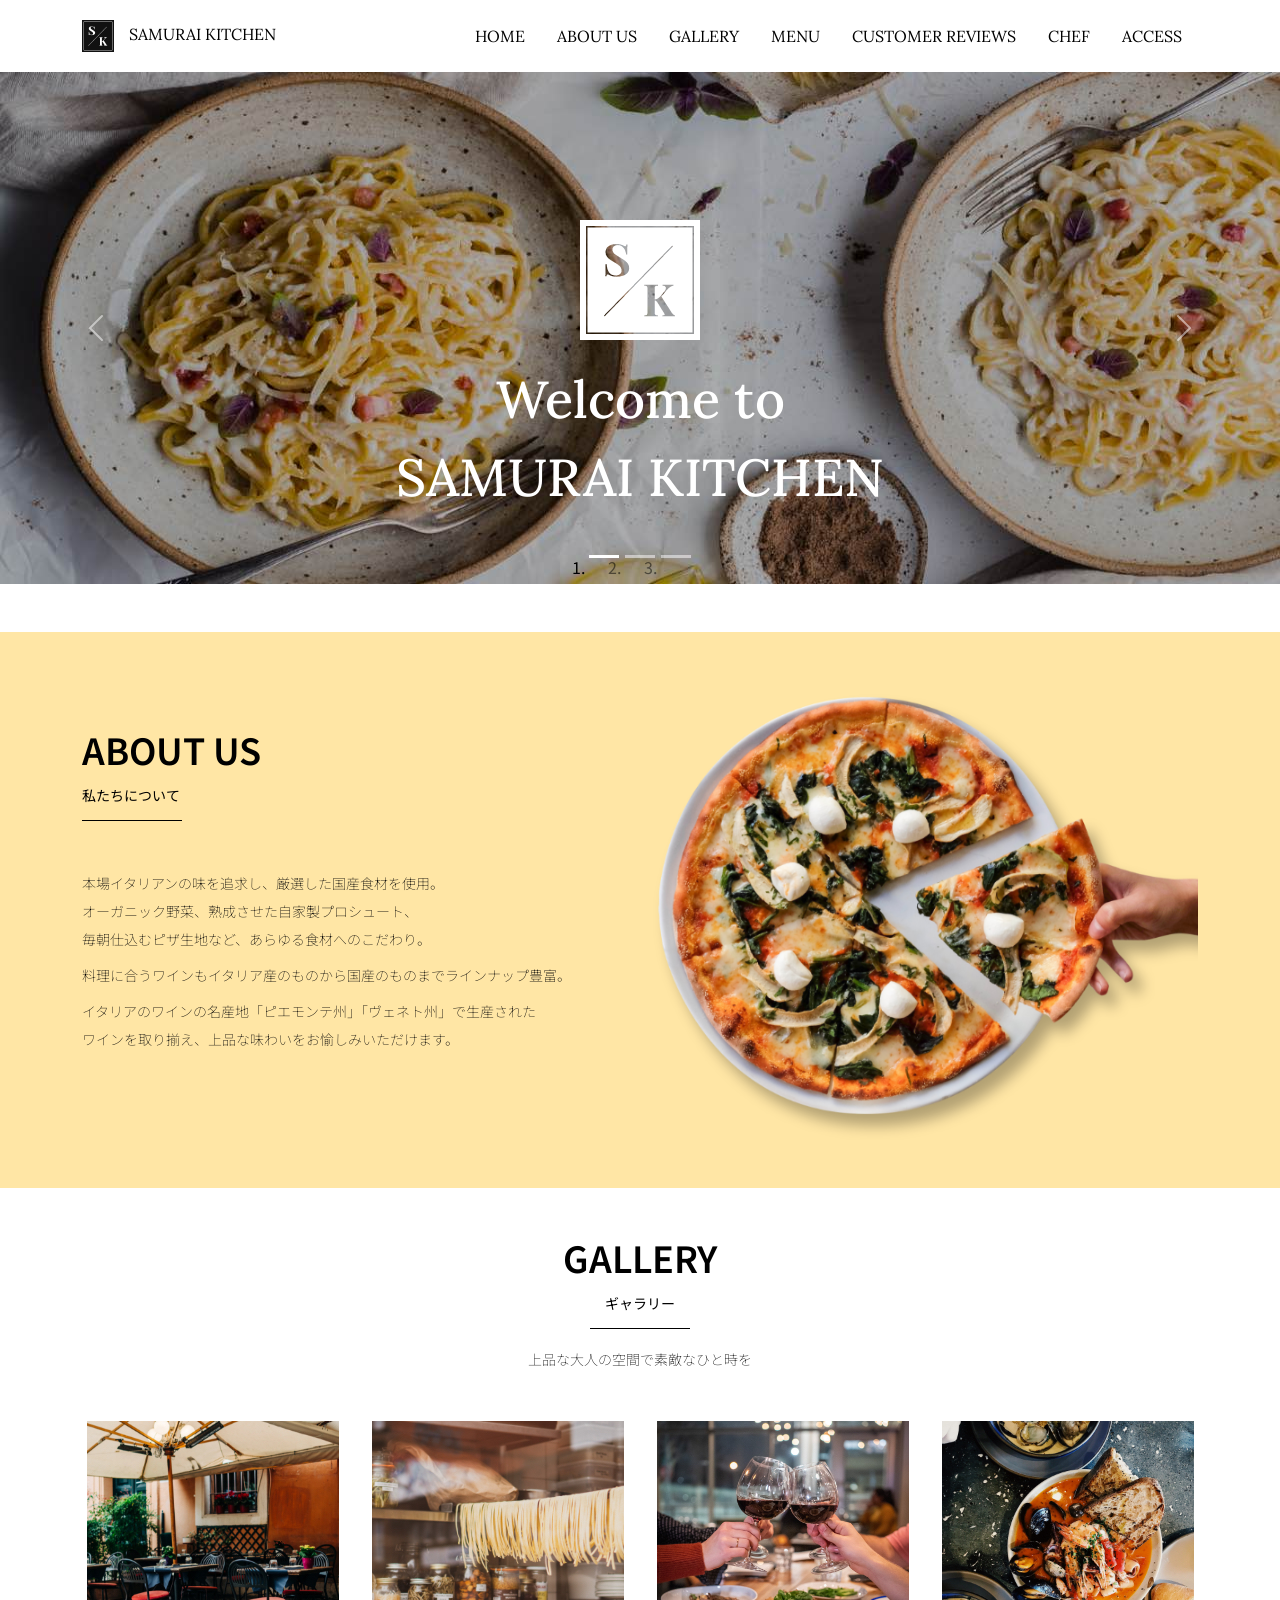
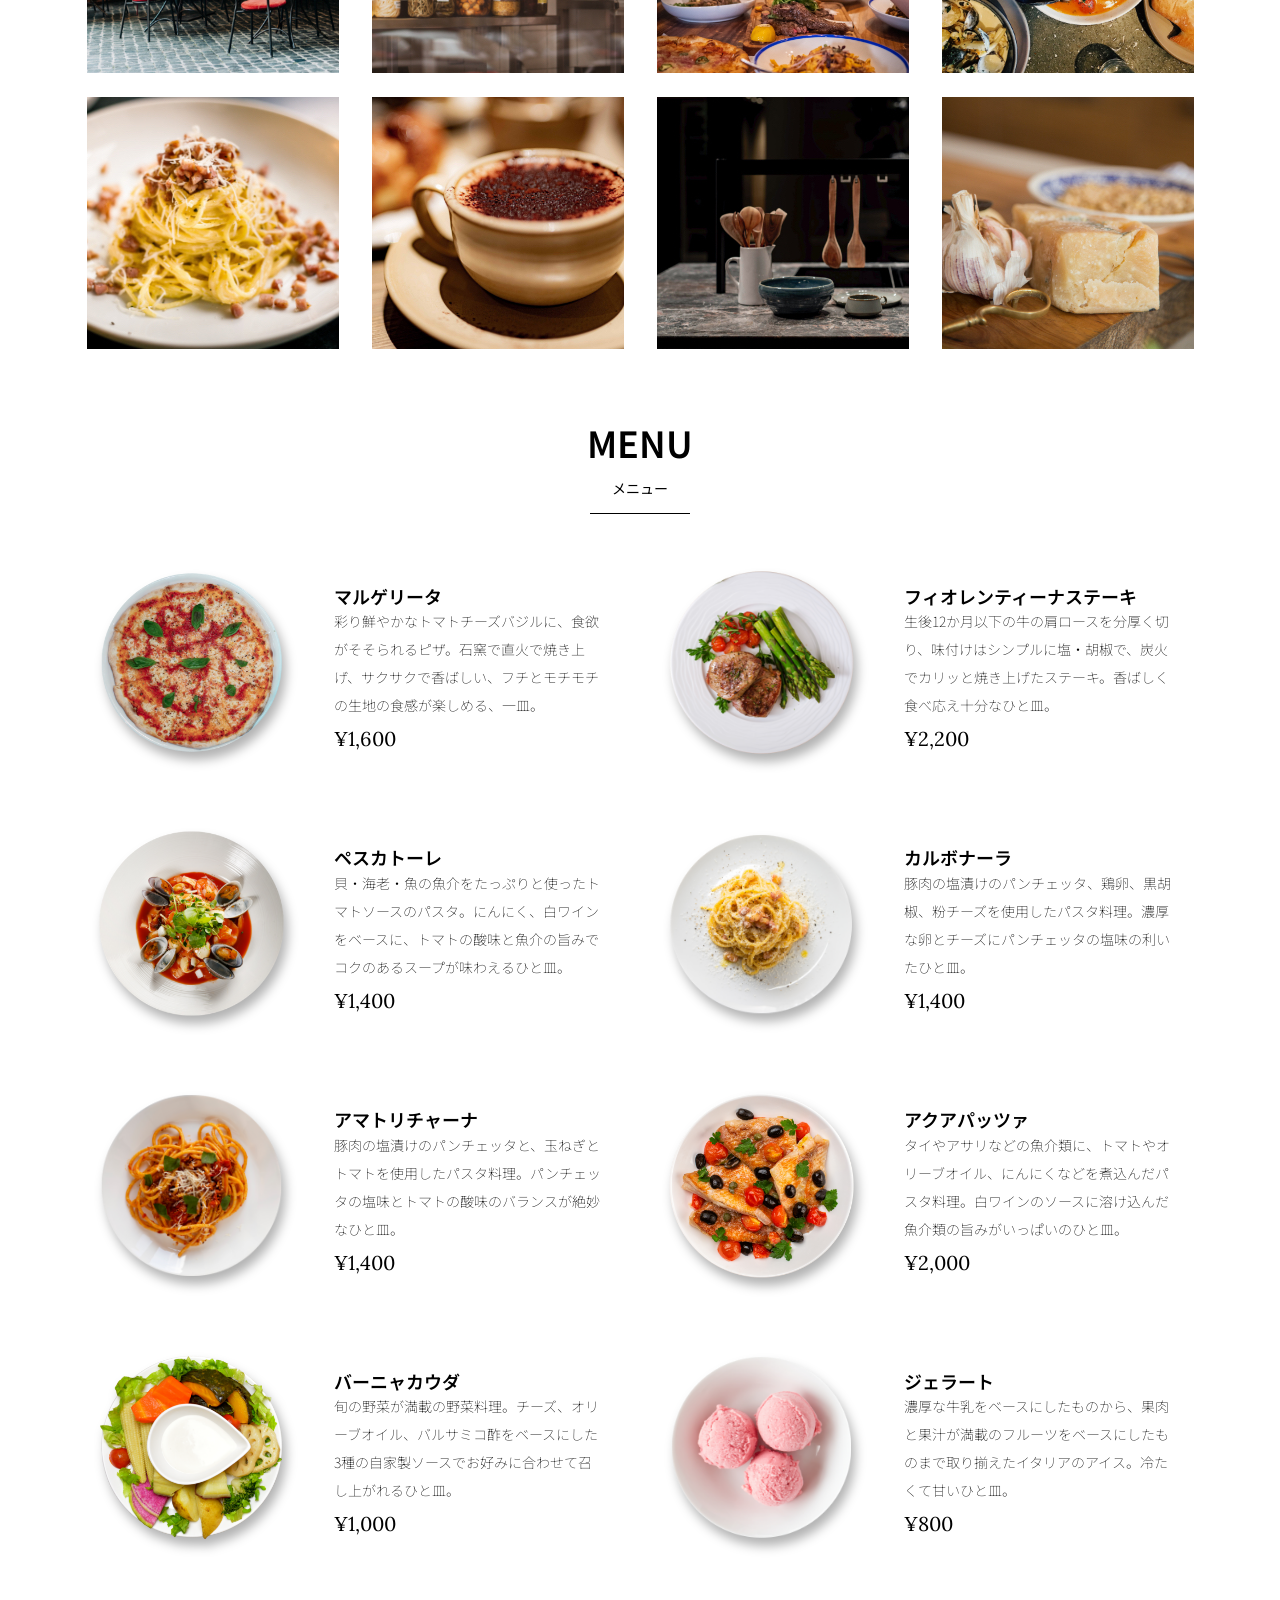
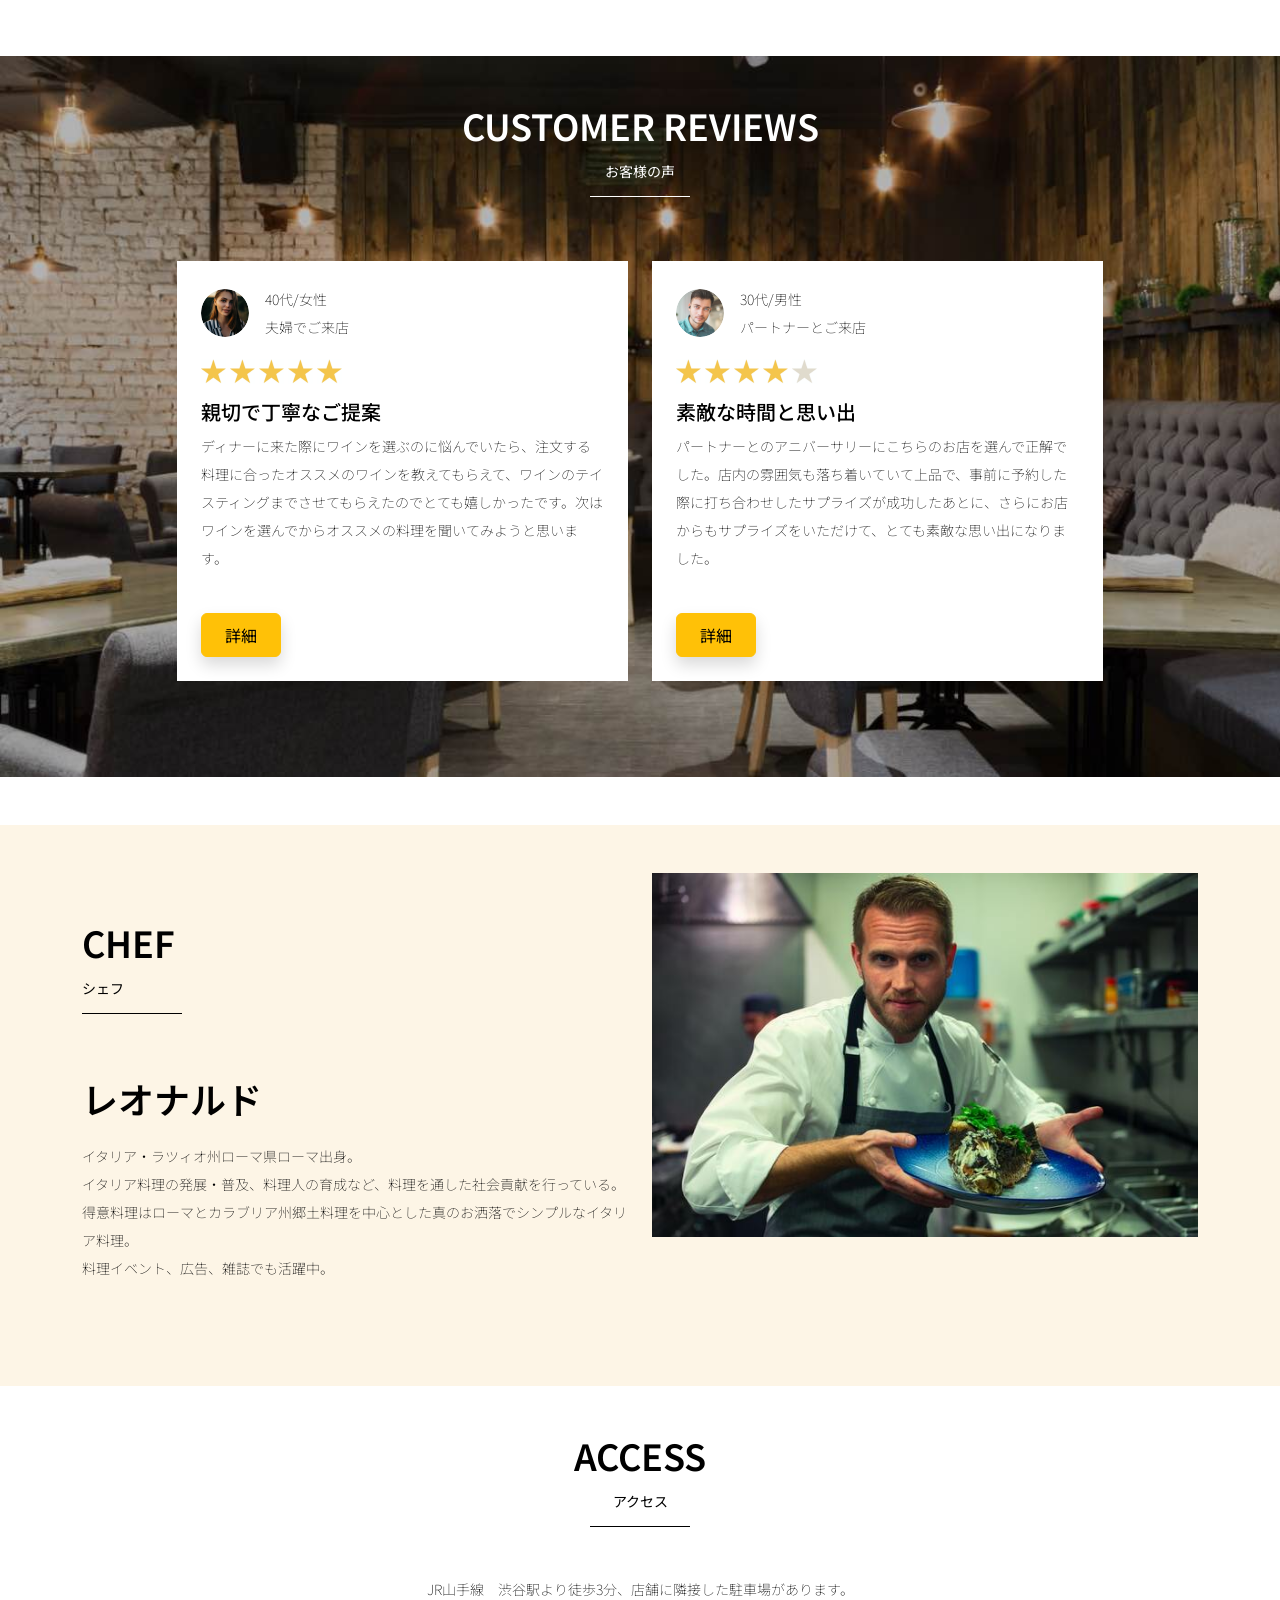
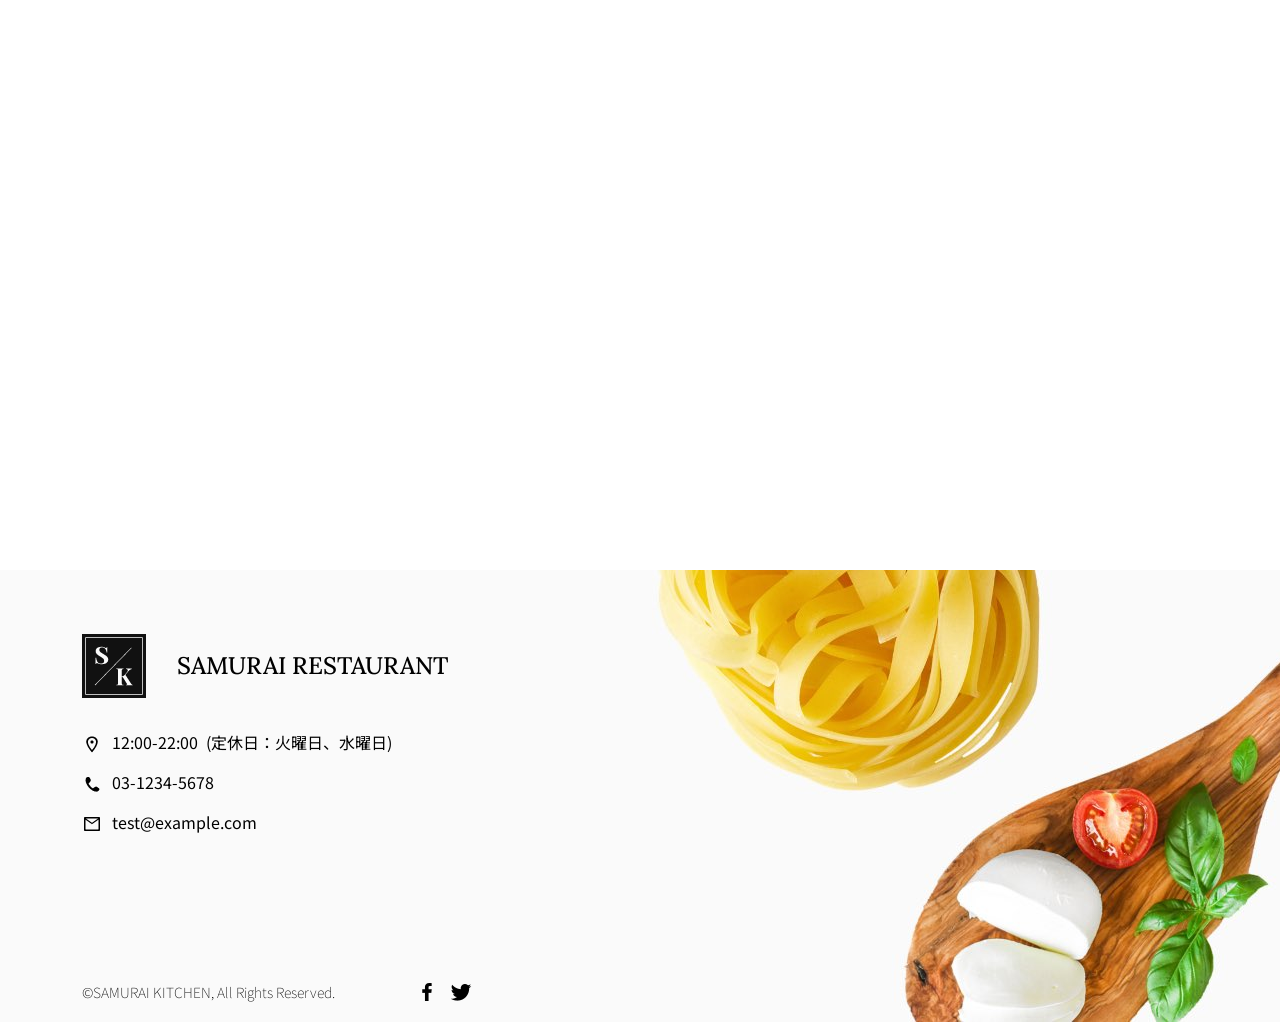
<file: kadai_015/index.html>
<!doctype html>
<html lang="ja">

<head>
  <meta charset="utf-8">
  <meta name="viewport" content="width=device-width, initial-scale=1">
  <meta name="description" content="">
  <meta name="author" content="SAMURAI ENGINEER">
  <title>SAMURAI HTML教材</title>
  <link href="https://cdn.jsdelivr.net/npm/bootstrap@5.0.0-beta1/dist/css/bootstrap.min.css" rel="stylesheet"
    integrity="sha384-giJF6kkoqNQ00vy+HMDP7azOuL0xtbfIcaT9wjKHr8RbDVddVHyTfAAsrekwKmP1" crossorigin="anonymous">
  <script src="https://cdn.jsdelivr.net/npm/bootstrap@5.0.0-beta1/dist/js/bootstrap.bundle.min.js"
    integrity="sha384-ygbV9kiqUc6oa4msXn9868pTtWMgiQaeYH7/t7LECLbyPA2x65Kgf80OJFdroafW" crossorigin="anonymous" defer>
  </script>

  <!-- ************************************************ Google Font読み込み -->
  <link rel="preconnect" href="https://fonts.gstatic.com">
  <link href="https://fonts.googleapis.com/css2?family=Lora&display=swap" rel="stylesheet">
  <link href="https://fonts.googleapis.com/css2?family=Noto+Sans+JP:wght@300&display=swap" rel="stylesheet">
  <!-- ************************************************ Font Awesome -->
  <link rel="stylesheet" href="https://use.fontawesome.com/releases/v5.1.0/css/all.css"
    integrity="sha384-lKuwvrZot6UHsBSfcMvOkWwlCMgc0TaWr+30HWe3a4ltaBwTZhyTEggF5tJv8tbt" crossorigin="anonymous">
  <!-- ************************************************今回作成する styles.cssの読み込み -->
  <link href="stylesheet/style.css" rel="stylesheet">
  <!-- ************************************************  -->
</head>

<body>
  <main>
    <!-- ナビゲーションバー開始 -->
    <nav class="navbar navbar-expand-lg">
      <div class="container">
        <a class="navbar-brand my_navbar_brand">
          <img class="img-fluid navbar_brand_logo" src="img/site_logo.png" alt="サイトアイコン"><span>SAMURAI KITCHEN</span>
        </a>
        <div class="navbar-toggler hamburger_menu" data-bs-toggle="collapse" data-bs-target="#navbarNav"
              aria-controls="navbarNav" aria-expanded="false" aria-label="Toggle navigation">
          <input type="checkbox" id="hamburger_btn_check">
          <label for="hamburger_btn_check" class="hamburger_btn">
            <img class="btn_open" src="img/button_open.png" alt="ナビゲーションバーのボタン">
            <img class="btn_close" src="img/button_close.png" alt="ナビゲーションバーのボタン">
          </label>
        </div>
        <div class="collapse navbar-collapse justify-content-end" id="navbarNav">
          <ul class="navbar-nav">
            <li class="nav-item px-2">
              <a class="nav-link my_nav_link my-2" aria-current="page" href="#">HOME</a>
            </li>
            <li class="nav-item px-2">
              <a class="nav-link my_nav_link my-2" href="#about">ABOUT US</a>
            </li>
            <li class="nav-item px-2">
              <a class="nav-link my_nav_link my-2" href="#gallery">GALLERY</a>
            </li>
            <li class="nav-item px-2">
              <a class="nav-link my_nav_link my-2" href="#menu">MENU</a>
            </li>
            <li class="nav-item px-2">
              <a class="nav-link my_nav_link my-2" href="#review">CUSTOMER REVIEWS</a>
            </li>
            <li class="nav-item px-2">
              <a class="nav-link my_nav_link my-2" href="#chef">CHEF</a>
            </li>
            <li class="nav-item px-2">
              <a class="nav-link my_nav_link my-2" href="#access">ACCESS</a>
            </li>
          </ul>
        </div>
      </div>
    </nav>
    <!-- ナビゲーションバー終了 -->

    <!-- カルーセル開始 -->
    <div id="myCarousel" class="carousel slide mb-5" data-bs-ride="carousel">
      <!-- インジゲーター部分 -->
      <ol class="carousel-indicators">
        <!-- この箇所と前述のidは紐付いている。data-bs-slide-toの番号がカルーセルの順番。 -->
        <li data-bs-target="#myCarousel" data-bs-slide-to="0" class="active"></li>
        <li data-bs-target="#myCarousel" data-bs-slide-to="1"></li>
        <li data-bs-target="#myCarousel" data-bs-slide-to="2"></li>
      </ol>

      <!-- carousel-inner：カルーセルのキャプションと背景画像の部分。現在は1枚目だけ表示。 -->
      <div class="carousel-inner">
        <!-- カルーセル1枚目 -->
        <div class="carousel-item active">
          <img src="img/slider-1.jpg" alt="SAMURAI KITCHEN-1">
          <div class="carousel-caption">
            <h1 class="my_carousel_caption">
              Welcome to<br>
              SAMURAI KITCHEN
            </h1>
          </div>
        </div>

        <!-- カルーセル2枚目 -->
        <div class="carousel-item">
          <img src="img/slider-2.jpg" alt="サンプル画像2">
          <div class="carousel-caption">
            <h1 class="my_carousel_caption">
              The fabulous combination of&nbsp;wine&nbsp;and&nbsp;food
            </h1>
          </div>
        </div>

        <!-- カルーセル3枚目 -->
        <div class="carousel-item">
          <img src="img/slider-3.jpg" alt="サンプル画像">
          <div class="carousel-caption">
            <h1 class="my_carousel_caption">Get the Italian taste<br>
              at the SAMURAI&nbsp;KITCHEN
            </h1>
          </div>
        </div>
      </div>

      <!-- コントロールボタン　左側 -->
      <a class="carousel-control-prev" href="#myCarousel" role="button" data-bs-slide="prev">
        <span class="carousel-control-prev-icon" aria-hidden="true"></span>
        <span class="visually-hidden">Previous</span>
      </a>

      <!-- コントロールボタン　右側 -->
      <a class="carousel-control-next" href="#myCarousel" role="button" data-bs-slide="next">
        <span class="carousel-control-next-icon" aria-hidden="true"></span>
        <span class="visually-hidden">Next</span>
      </a>
    </div>
    <!-- カルーセル終了 -->

    <!-- アバウトセクション開始 -->
    <section class="about_us_bg" id="about">
      <!-- コンテンツの中央揃え。上下方向にパディング（サイズ５）。下方向にマージン（サイズ５）。 -->
      <div class="container py-5 mb-5">
        <!-- rowクラス（行） -->
        <div class="row">
          <!-- 左側カラム（6/12分割） -->
          <div class="col-lg-6 text-left">
            <!-- 上下方向にパディング（サイズ５） -->
            <div class="py-5">
              <!-- 下方向にマージン（サイズ５） -->
              <h2 class="section_title about mb-5">
                ABOUT US
              </h2>
              <!-- 下方向にマージン（サイズ２） -->
              <p class="mb-2">
                本場イタリアンの味を追求し、厳選した国産食材を使用。<br>
                オーガニック野菜、熟成させた自家製プロシュート、<br>
                毎朝仕込むピザ生地など、あらゆる食材へのこだわり。<br>
              </p>
              <!-- 下方向にマージン（サイズ２） -->
              <p class="mb-2">
                料理に合うワインもイタリア産のものから国産のものまでラインナップ豊富。<br>
              </p>
              <!-- 下方向にマージン（サイズ２） -->
              <p class="mb-2">
                イタリアのワインの名産地「ピエモンテ州」「ヴェネト州」で生産された<br>
                ワインを取り揃え、上品な味わいをお愉しみいただけます。<br>
              </p>
            </div>
          </div>

          <!-- 右側カラム（6/12分割） -->
          <div class="col-lg-6">
            <!-- 画像を配置 -->
            <img src="img/img-about-us.png" class="img-fluid" alt="pizza">
          </div>
        </div>
      </div>
    </section>
    <!-- アバウトセクション終了 -->

    <!-- ギャラリーセクション開始 -->
    <section id="gallery">
      <div class="container mb-5">
        <h2 class="mb-3 section_title gallery text-center">GALLERY</h2>
        <p class="text-center mb-5">
          上品な大人の空間で素敵なひと時を
        </p>

        <div class="row">
          <div class="col-6 col-lg-3 mb-4 d-flex justify-content-center">
            <img class="img-fluid" src="img/gallery-1.jpg" alt="サンプル画像">
          </div>

          <div class="col-6 col-lg-3 mb-4 d-flex justify-content-center">
            <img class="img-fluid" src="img/gallery-2.jpg" alt="サンプル画像">
          </div>

          <div class="col-6 col-lg-3 mb-4 d-flex justify-content-center">
            <img class="img-fluid" src="img/gallery-3.jpg" alt="サンプル画像">
          </div>

          <div class="col-6 col-lg-3 mb-4 d-flex justify-content-center">
            <img class="img-fluid" src="img/gallery-4.jpg" alt="サンプル画像">
          </div>

          <div class="col-6 col-lg-3 mb-4 d-flex justify-content-center">
            <img class="img-fluid" src="img/gallery-5.jpg" alt="サンプル画像">
          </div>

          <div class="col-6 col-lg-3 mb-4 d-flex justify-content-center">
            <img class="img-fluid" src="img/gallery-6.jpg" alt="サンプル画像">
          </div>

          <div class="col-6 col-lg-3 mb-4 d-flex justify-content-center">
            <img class="img-fluid" src="img/gallery-7.jpg" alt="サンプル画像">
          </div>

          <div class="col-6 col-lg-3 mb-4 d-flex justify-content-center">
            <img class="img-fluid" src="img/gallery-8.jpg" alt="サンプル画像">
          </div>

        </div>
      </div>
    </section>
    <!-- ギャラリーセクション終了 -->

    <!-- メニューセクション -->
    <section id="menu">
      <!-- タイトル文字部分のコンテナ -->
      <div class="container">
        <div class="row">
          <div class="col-lg-12">
            <!-- タイトル文字 -->
            <h2 class="section_title menu text-center mb-5">MENU</h2>
          </div>
        </div>
      </div>

      <!-- メニュー部分のコンテナ -->
      <div class="container mb-5">
        <div class="row">
          <!-- 左側メニュー -->
          <div class="col-12 col-lg-6">
            <!-- さらに子要素を5:7で分割 -->
            <div class="row g-0 mb-4">
              <div class="col-12 col-lg-5 text-center">
                <!-- 左側メニュー画像部分 -->
                <img src="img/margherita.png" class="img-fluid" alt="マルゲリータ">
              </div>

              <!-- 右側テキスト部分 -->
              <div class="col-12 col-lg-7 p-4">
                <h4 class="mb-0 menu_title">マルゲリータ</h4>
                <p class="my-auto">彩り鮮やかなトマトチーズバジルに、食欲がそそられるピザ。石窯で直火で焼き上げ、サクサクで香ばしい、フチとモチモチの生地の食感が楽しめる、一皿。</p>
                <p class="menu_price">¥1,600</p>
              </div>
            </div>
          </div>
          <!-- 右側部分メニュー -->
          <div class="col-12 col-lg-6">
            <div class="row g-0 mb-4">
              <div class="col-12 col-lg-5 text-center">
                <img src="img/steak.png" class="img-fluid" alt="フィオレンティーナステーキ">
              </div>
              <div class="col-12 col-lg-7 p-4">
                <h4 class="mb-0 menu_title">フィオレンティーナステーキ</h4>
                <p class="my-auto">生後12か月以下の牛の肩ロースを分厚く切り、味付けはシンプルに塩・胡椒で、炭火でカリッと焼き上げたステーキ。香ばしく食べ応え十分なひと皿。</p>
                <p class="menu_price">¥2,200</p>
              </div>
            </div>
          </div>
          <!-- 以降、メニューの数だけ同じコード繰り返し記載 -->
          <!-- 問題個所 start -->
          <!-- 左側メニュー -->
          <div class="col-12 col-lg-6">
            <!-- さらに子要素を5:7で分割 -->
            <div class="row g-0 mb-4">
              <div class="col-12 col-lg-5 text-center">
                <!-- 左側メニュー画像部分 -->
                <img src="img/pescatore.png" class="img-fluid" alt="ペスカトーレ">
              </div>

              <!-- 右側テキスト部分 -->
              <div class="col-12 col-lg-7 p-4">
                <h4 class="mb-0 menu_title">ペスカトーレ</h4>
                <p class="my-auto">貝・海老・魚の魚介をたっぷりと使ったトマトソースのパスタ。にんにく、白ワインをベースに、トマトの酸味と魚介の旨みでコクのあるスープが味わえるひと皿。</p>
                <p class="menu_price">¥1,400</p>
              </div>
            </div>
          </div>
          <!-- 右側部分メニュー -->
          <div class="col-12 col-lg-6">
            <div class="row g-0 mb-4">
              <div class="col-12 col-lg-5 text-center">
                <img src="img/carbonara.png" class="img-fluid" alt="カルボナーラ">
              </div>
              <div class="col-12 col-lg-7 p-4">
                <h4 class="mb-0 menu_title">カルボナーラ</h4>
                <p class="my-auto">豚肉の塩漬けのパンチェッタ、鶏卵、黒胡椒、粉チーズを使用したパスタ料理。濃厚な卵とチーズにパンチェッタの塩味の利いたひと皿。</p>
                <p class="menu_price">¥1,400</p>
              </div>
            </div>
          </div>
          <!-- 問題個所 end -->
          <!-- 左側メニュー -->
          <div class="col-12 col-lg-6">
            <!-- さらに子要素を5:7で分割 -->
            <div class="row g-0 mb-4">
              <div class="col-12 col-lg-5 text-center">
                <!-- 左側メニュー画像部分 -->
                <img src="img/amatriciana.png" class="img-fluid" alt="アマトリチャーナ">
              </div>

              <!-- 右側テキスト部分 -->
              <div class="col-12 col-lg-7 p-4">
                <h4 class="mb-0 menu_title">アマトリチャーナ</h4>
                <p class="my-auto">豚肉の塩漬けのパンチェッタと、玉ねぎとトマトを使用したパスタ料理。パンチェッタの塩味とトマトの酸味のバランスが絶妙なひと皿。</p>
                <p class="menu_price">¥1,400</p>
              </div>
            </div>
          </div>
          <!-- 右側部分メニュー -->
          <div class="col-12 col-lg-6">
            <div class="row g-0 mb-4">
              <div class="col-12 col-lg-5 text-center">
                <img src="img/acqua-pazza.png" class="img-fluid" alt="アクアパッツァ">
              </div>
              <div class="col-12 col-lg-7 p-4">
                <h4 class="mb-0 menu_title">アクアパッツァ</h4>
                <p class="my-auto">タイやアサリなどの魚介類に、トマトやオリーブオイル、にんにくなどを煮込んだパスタ料理。白ワインのソースに溶け込んだ魚介類の旨みがいっぱいのひと皿。</p>
                <p class="menu_price">¥2,000</p>
              </div>
            </div>
          </div>
          <!-- 左側メニュー -->
          <div class="col-12 col-lg-6">
            <!-- さらに子要素を5:7で分割 -->
            <div class="row g-0 mb-4">
              <div class="col-12 col-lg-5 text-center">
                <!-- 左側メニュー画像部分 -->
                <img src="img/bagna-cauda.png" class="img-fluid" alt="バーニャカウダ">
              </div>

              <!-- 右側テキスト部分 -->
              <div class="col-12 col-lg-7 p-4">
                <h4 class="mb-0 menu_title">バーニャカウダ</h4>
                <p class="my-auto">旬の野菜が満載の野菜料理。チーズ、オリーブオイル、バルサミコ酢をベースにした3種の自家製ソースでお好みに合わせて召し上がれるひと皿。</p>
                <p class="menu_price">¥1,000</p>
              </div>
            </div>
          </div>
          <!-- 右側部分メニュー -->
          <div class="col-12 col-lg-6">
            <div class="row g-0 mb-4">
              <div class="col-12 col-lg-5 text-center">
                <img src="img/gelato.png" class="img-fluid" alt="ジェラート">
              </div>
              <div class="col-12 col-lg-7 p-4">
                <h4 class="mb-0 menu_title">ジェラート</h4>
                <p class="my-auto">濃厚な牛乳をベースにしたものから、果肉と果汁が満載のフルーツをベースにしたものまで取り揃えたイタリアのアイス。冷たくて甘いひと皿。</p>
                <p class="menu_price">¥800</p>
              </div>
            </div>
          </div>
        </div>
      </div>
    </section>
    <!-- メニューセクション終了 -->

    <!-- レビューセクション開始 -->
    <section id="review">
      <!-- review_wrapperで背景画像を設定します -->
      <div class="review_wrapper">
        <!-- container部分 -->
        <div class="container py-5 mb-5">
          <!-- 中央揃えでタイトルを表示 -->
          <div class="text-center mb-5">
            <h2 class="section_title review text-center text-white">CUSTOMER REVIEWS</h2>
          </div>
          <!-- row部分：左右のカラムを中央揃え -->
          <div class="row pb-5 justify-content-center">
            <!-- 左側カラム -->
            <div class="col-12 col-lg-5 mt-3">
              <!-- 背景を白色に設定 -->
              <div class="bg-white h_420">
                <!-- 内側にパディング４ -->
                <div class="p-4">
                  <!-- 顔写真と年齢などのテキストはf-flexで横並びにする　中央揃え -->
                  <div class="d-flex align-items-center">
                    <!-- お客様の画像を配置 -->
                    <img src="img/customer-woman.png" class="reviewer_img" alt="サンプル画像">
                    <div>
                      <!-- お客様情報のテキスト -->
                      <p class="my-0">40代/女性</p>
                      <p class="my-0">夫婦でご来店</p>
                    </div>
                  </div>

                  <div class="my-3">
                    <!-- 星の画像を表示 -->
                    <img src="img/star-point.png" class="star_img" alt="star">
                    <img src="img/star-point.png" class="star_img" alt="star">
                    <img src="img/star-point.png" class="star_img" alt="star">
                    <img src="img/star-point.png" class="star_img" alt="star">
                    <img src="img/star-point.png" class="star_img" alt="star">
                  </div>

                  <!-- レビュータイトル -->
                  <h5>親切で丁寧なご提案</h5>
                  <!-- レビュー内容 -->
                  <p>
                    ディナーに来た際にワインを選ぶのに悩んでいたら、注文する料理に合ったオススメのワインを教えてもらえて、ワインのテイスティングまでさせてもらえたのでとても嬉しかったです。次はワインを選んでからオススメの料理を聞いてみようと思います。
                  </p>

                  <!-- 黄色のボタンを配置 -->
                  <button type="button" class="btn btn-warning shadow fix_bottom">詳細</button>
                </div>
              </div>
            </div>

            <!-- 右側カラム -->
            <div class="col-12 col-lg-5 mt-3">
              <div class="bg-white h_420">
                <div class="p-4">
                  <div class="d-flex align-items-center">
                    <img src="img/customer-man.png" class="reviewer_img" alt="サンプル画像">
                    <div>
                      <p class="my-0">30代/男性</p>
                      <p class="my-0">パートナーとご来店</p>
                    </div>
                  </div>
                  <div class="my-3">
                    <img src="img/star-point.png" class="star_img" alt="star">
                    <img src="img/star-point.png" class="star_img" alt="star">
                    <img src="img/star-point.png" class="star_img" alt="star">
                    <img src="img/star-point.png" class="star_img" alt="star">
                    <img src="img/star-no-point.png" class="star_img" alt="no-star">
                  </div>
                  <h5>素敵な時間と思い出</h5>
                  <p>
                    パートナーとのアニバーサリーにこちらのお店を選んで正解でした。店内の雰囲気も落ち着いていて上品で、事前に予約した際に打ち合わせしたサプライズが成功したあとに、さらにお店からもサプライズをいただけて、とても素敵な思い出になりました。
                  </p>
                  <button type="button" class="btn btn-warning shadow fix_bottom">詳細</button>
                </div>
              </div>
            </div>
          </div>
        </div>
      </div>
    </section>
    <!-- レビューセクション終了 -->

    <!-- シェフセクション開始 -->
    <section class="chef_us_bg" id="chef">
      <div class="container py-5 mb-5">
        <div class="row">
          <!-- 左側カラム（6/12のうち、6使用） -->
          <div class="col-lg-6 text-left">
            <div class="py-5">
              <h2 class="section_title chef mb-5">
                CHEF
              </h2>
              <p class="section_title mb-2">
                レオナルド
              </p>
              <p class="mb-2">
                イタリア・ラツィオ州ローマ県ローマ出身。<br>
                イタリア料理の発展・普及、料理人の育成など、料理を通した社会貢献を行っている。<br>
                得意料理はローマとカラブリア州郷土料理を中心とした真のお洒落でシンプルなイタリア料理。<br>
                料理イベント、広告、雑誌でも活躍中。
              </p>
            </div>
          </div>

          <!-- 右側カラム -->
          <div class="col-lg-6">
            <img src="img/chef.jpg" class="img-fluid" alt="chef">
          </div>
        </div>
      </div>
    </section>
    <!-- シェフセクション終了 -->
    
    <!-- アクセスセクション開始 -->
    <section id="access">
      <div class="container">
        <div class="row">
          <div class="col-lg-12 text-center mb-5">
            <h2 class="section_title text-center access mb-5">ACCESS</h2>
            <p>JR山手線　渋谷駅より徒歩3分、店舗に隣接した駐車場があります。</p>
          </div>
        </div>
      </div>

      <div class="container mb-5 px-2">
        <!-- この部分にマップを配置 -->
        <iframe 
          src="https://www.google.com/maps/embed?pb=!1m18!1m12!1m3!1d3241.280497382803!2d139.74691337575567!3d35.67009473058581!2m3!1f0!2f0!3f0!3m2!1i1024!2i768!4f13.1!3m3!1m2!1s0x60188b602972bb83%3A0xa6b553df33a5bd04!2zU0FNVVJBSSBFTkdJTkVFUiDkvo3jgqjjg7Pjgrjjg4vjgqI!5e0!3m2!1sja!2sjp!4v1774957914327!5m2!1sja!2sjp" class="w-100" style="height: 50vh;" loading="lazy"></iframe>
      </div>
    </section>
    <!-- アクセスセクション終了 -->


    <!-- フッター開始 -->
    <footer id="footer">
      <div class="container">
        <div class="row">
          <!-- ２カラムに分けたレイアウトの左側カラム -->
          <div class="col-12 col-lg-6 position-relative">
            <!-- 左側カラムのレイアウトをさらに分けるためにrowを使用 -->
            <div class="row pt-5">
              <!-- 画面をさらに2:10に分割 -->
              <!-- ここは2:10の2の部分 -->
              <div class="col-lg-2 text-center my-3">
                <!-- サイトロゴ -->
                <img class="img-fluid footer_brand_logo" src="img/site_logo.png" alt="サンプル画像">
              </div>

              <!-- ここは2:10の10の部分 -->
              <div class="col-lg-10 align-self-center my-3">
                <!-- タイトル文字 -->
                <h2 class="m-0 footer_text">SAMURAI RESTAURANT</h2>
              </div>
            </div>

            <!-- 営業時間などのテキストを追加 -->
            <div class="restaurant_info py-3">
              <div class="d-flex mb-3">
                <img src="img/icon-Marker.png" alt="marker">
                <p class="p-0 m-0">12:00-22:00&nbsp;&nbsp;(定休日：火曜日、水曜日)</p>
              </div>
              <div class="d-flex mb-3">
                <img src="img/icon-Phone.png" alt="phone">
                <p class="p-0 m-0">03-1234-5678</p>
              </div>
              <div class="d-flex mb-3">
                <img src="img/icon-Mail.png" alt="mail">
                <p class="p-0 m-0">test@example.com</p>
              </div>
            </div>

            <!-- コピーライトを追加 -->
            <div class="copy_right align-items-center">
              <p>
                &copy;SAMURAI KITCHEN, All Rights Reserved.
              </p>

              <!-- SNSアイコンを表示 -->
              <img src="img/icon-facebook.png" class="sns_img" alt="facebook">
              <img src="img/icon-twitter.png" class="sns_img" alt="twitter">
            </div>
          </div>
          
          <!-- 2カラムに分けたレイアウトの右側カラム -->
          <div class="col-lg-6 d-none d-lg-block">
            <!-- 背景画像を表示 -->
            <img src="img/background-footer.jpg" alt="背景画像">
          </div>
        </div>
      </div>
    </footer>
    <!-- フッター終了 -->
  </main>
</body>

</html>
</file>
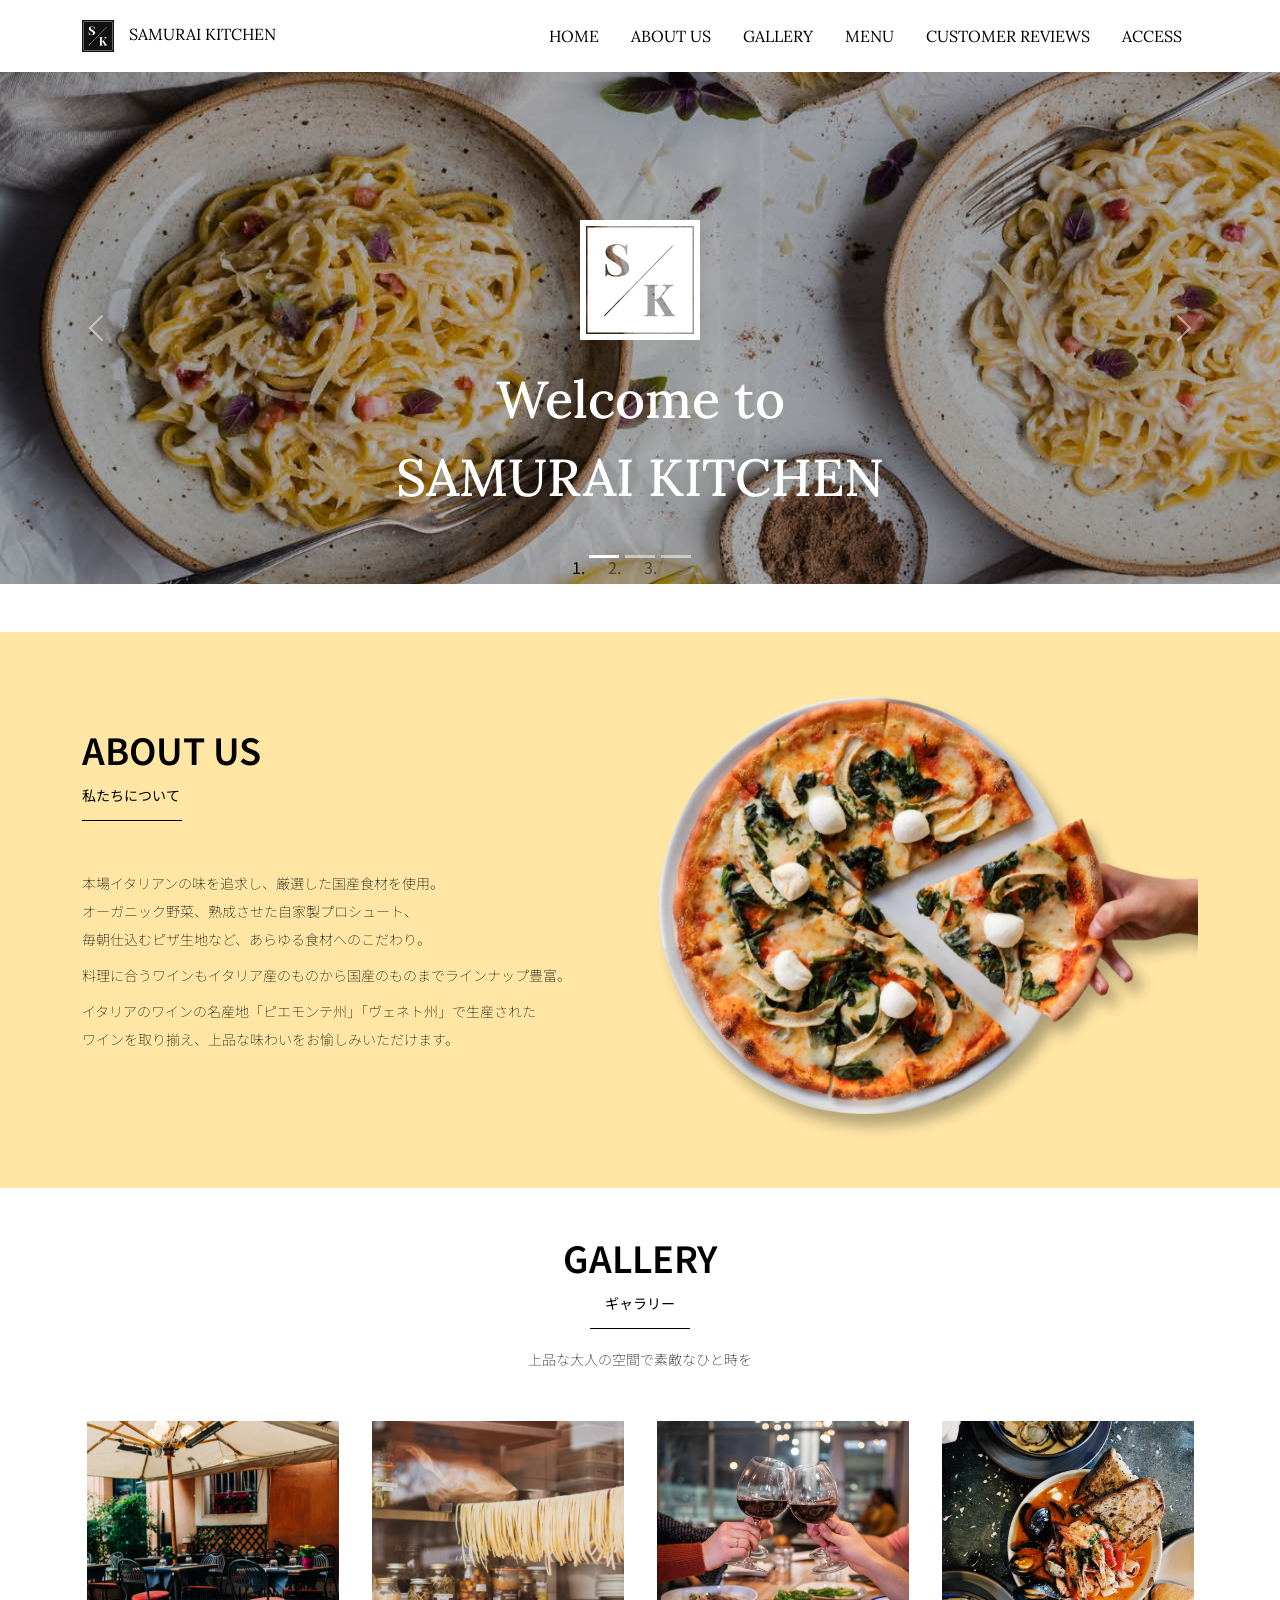
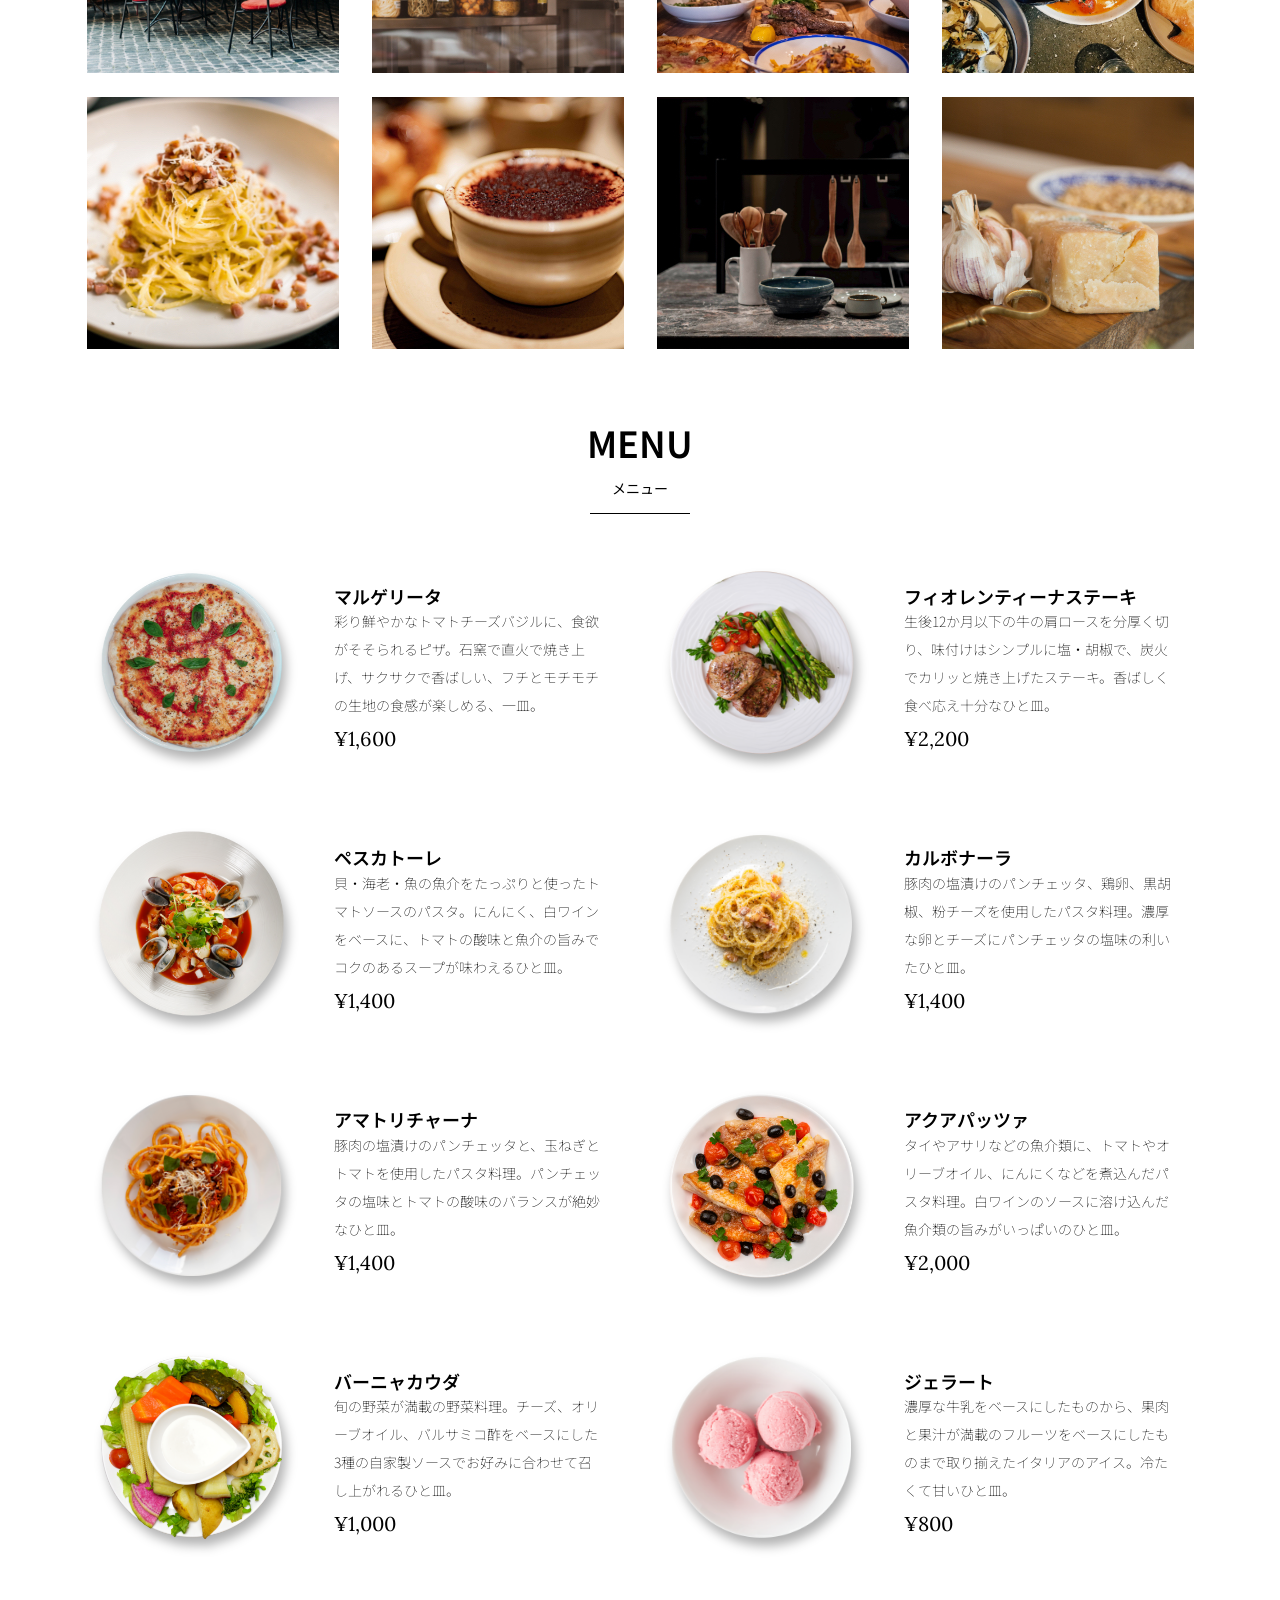
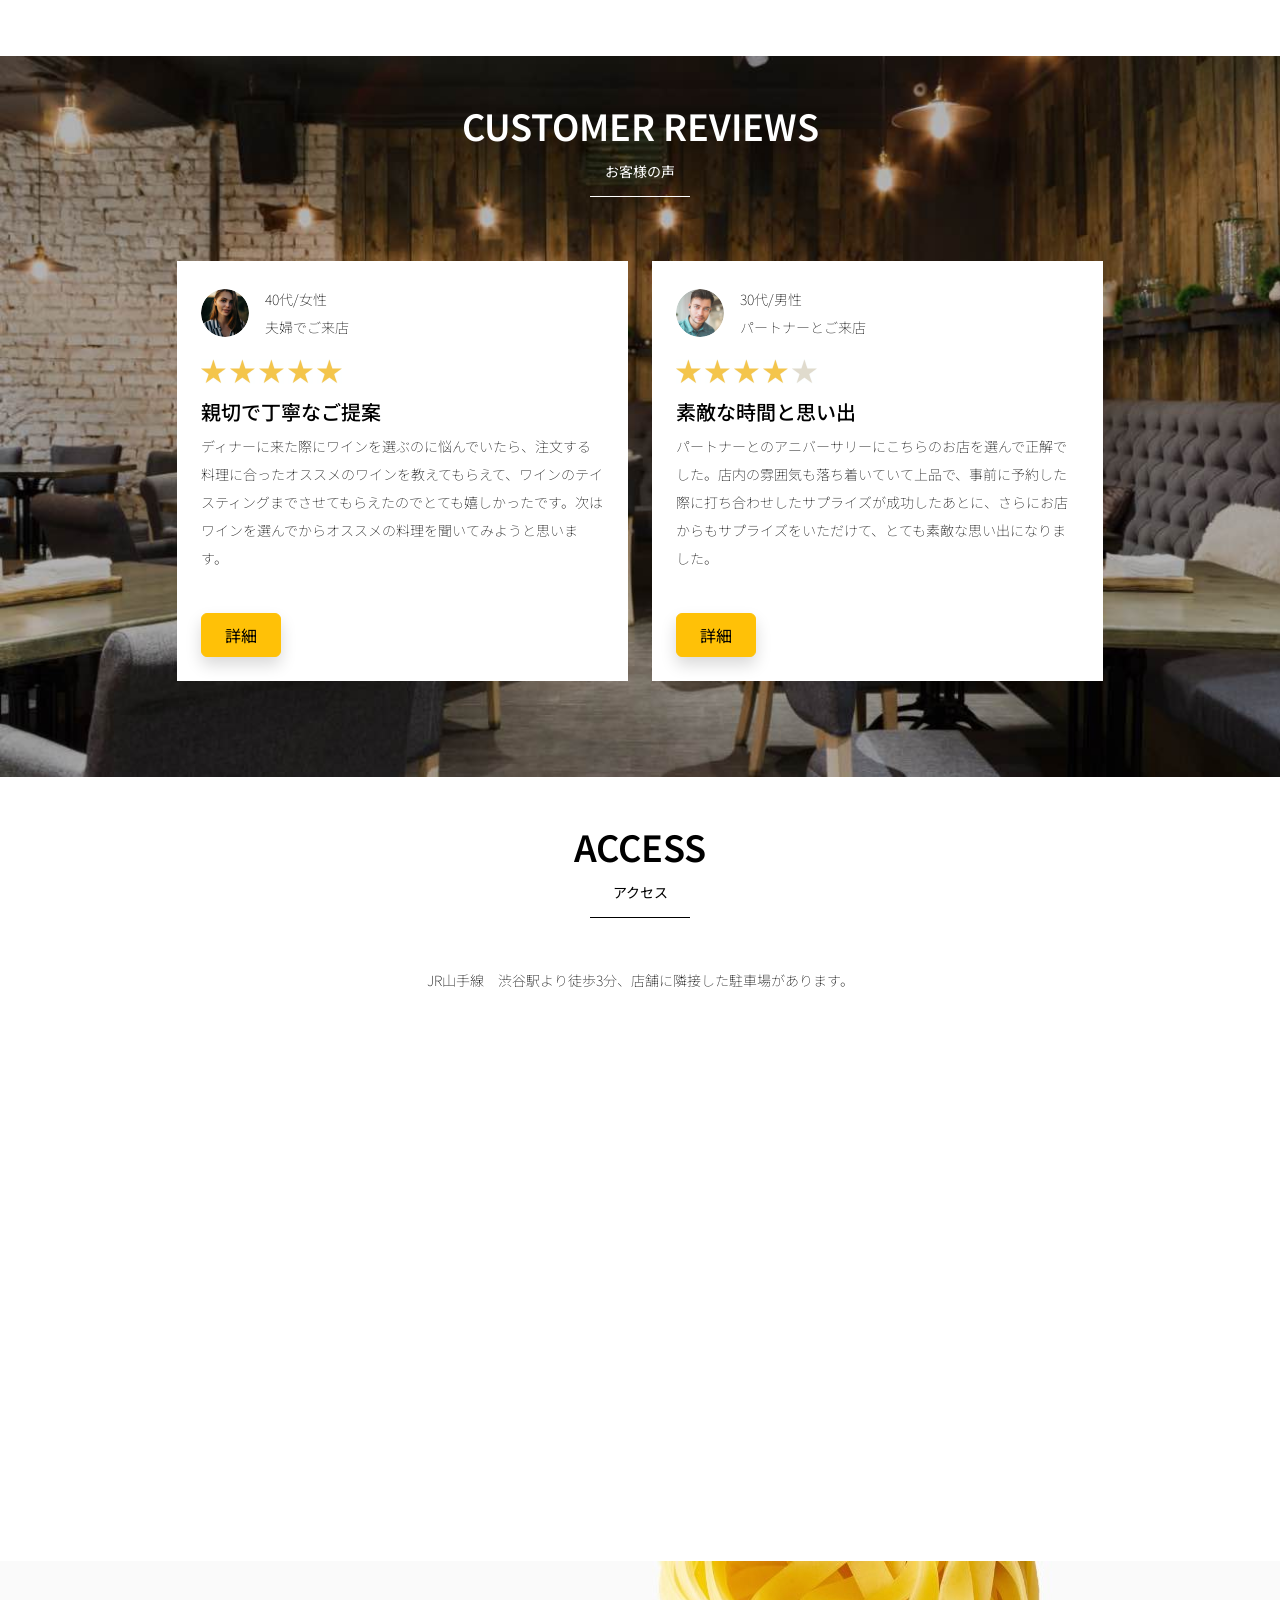
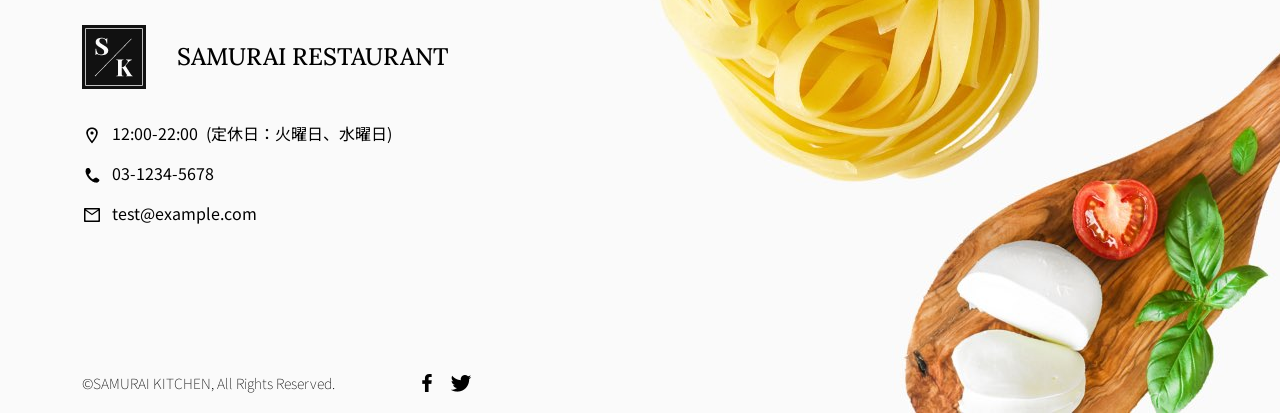
<file: kadai_tutorial_output/index.html>
<!doctype html>
<html lang="ja">

<head>
  <meta charset="utf-8">
  <meta name="viewport" content="width=device-width, initial-scale=1">
  <meta name="description" content="">
  <meta name="author" content="SAMURAI ENGINEER">
  <title>SAMURAI HTML教材</title>
  <link href="https://cdn.jsdelivr.net/npm/bootstrap@5.0.0-beta1/dist/css/bootstrap.min.css" rel="stylesheet"
    integrity="sha384-giJF6kkoqNQ00vy+HMDP7azOuL0xtbfIcaT9wjKHr8RbDVddVHyTfAAsrekwKmP1" crossorigin="anonymous">
  <script src="https://cdn.jsdelivr.net/npm/bootstrap@5.0.0-beta1/dist/js/bootstrap.bundle.min.js"
    integrity="sha384-ygbV9kiqUc6oa4msXn9868pTtWMgiQaeYH7/t7LECLbyPA2x65Kgf80OJFdroafW" crossorigin="anonymous" defer>
  </script>

  <!-- ************************************************ Google Font読み込み -->
  <link rel="preconnect" href="https://fonts.gstatic.com">
  <link href="https://fonts.googleapis.com/css2?family=Lora&display=swap" rel="stylesheet">
  <link href="https://fonts.googleapis.com/css2?family=Noto+Sans+JP:wght@300&display=swap" rel="stylesheet">
  <!-- ************************************************ Font Awesome -->
  <link rel="stylesheet" href="https://use.fontawesome.com/releases/v5.1.0/css/all.css"
    integrity="sha384-lKuwvrZot6UHsBSfcMvOkWwlCMgc0TaWr+30HWe3a4ltaBwTZhyTEggF5tJv8tbt" crossorigin="anonymous">
  <!-- ************************************************今回作成する styles.cssの読み込み -->
  <link href="stylesheet/style.css" rel="stylesheet">
  <!-- ************************************************  -->
</head>

<body>
  <main>
    <!-- ナビゲーションバー開始 -->
    <nav class="navbar navbar-expand-lg">
      <div class="container">
        <a class="navbar-brand my_navbar_brand">
          <img class="img-fluid navbar_brand_logo" src="img/site_logo.png" alt="サイトアイコン"><span>SAMURAI KITCHEN</span>
        </a>
        <div class="navbar-toggler hamburger_menu" data-bs-toggle="collapse" data-bs-target="#navbarNav"
              aria-controls="navbarNav" aria-expanded="false" aria-label="Toggle navigation">
          <input type="checkbox" id="hamburger_btn_check">
          <label for="hamburger_btn_check" class="hamburger_btn">
            <img class="btn_open" src="img/button_open.png" alt="ナビゲーションバーのボタン">
            <img class="btn_close" src="img/button_close.png" alt="ナビゲーションバーのボタン">
          </label>
        </div>
        <div class="collapse navbar-collapse justify-content-end" id="navbarNav">
          <ul class="navbar-nav">
            <li class="nav-item px-2">
              <a class="nav-link my_nav_link my-2" aria-current="page" href="#">HOME</a>
            </li>
            <li class="nav-item px-2">
              <a class="nav-link my_nav_link my-2" href="#about">ABOUT US</a>
            </li>
            <li class="nav-item px-2">
              <a class="nav-link my_nav_link my-2" href="#gallery">GALLERY</a>
            </li>
            <li class="nav-item px-2">
              <a class="nav-link my_nav_link my-2" href="#menu">MENU</a>
            </li>
            <li class="nav-item px-2">
              <a class="nav-link my_nav_link my-2" href="#review">CUSTOMER REVIEWS</a>
            </li>
            <li class="nav-item px-2">
              <a class="nav-link my_nav_link my-2" href="#access">ACCESS</a>
            </li>
          </ul>
        </div>
      </div>
    </nav>
    <!-- ナビゲーションバー終了 -->

    <!-- カルーセル開始 -->
    <div id="myCarousel" class="carousel slide mb-5" data-bs-ride="carousel">
      <!-- インジゲーター部分 -->
      <ol class="carousel-indicators">
        <!-- この箇所と前述のidは紐付いている。data-bs-slide-toの番号がカルーセルの順番。 -->
        <li data-bs-target="#myCarousel" data-bs-slide-to="0" class="active"></li>
        <li data-bs-target="#myCarousel" data-bs-slide-to="1"></li>
        <li data-bs-target="#myCarousel" data-bs-slide-to="2"></li>
      </ol>

      <!-- carousel-inner：カルーセルのキャプションと背景画像の部分。現在は1枚目だけ表示。 -->
      <div class="carousel-inner">
        <!-- カルーセル1枚目 -->
        <div class="carousel-item active">
          <img src="img/slider-1.jpg" alt="SAMURAI KITCHEN-1">
          <div class="carousel-caption">
            <h1 class="my_carousel_caption">
              Welcome to<br>
              SAMURAI KITCHEN
            </h1>
          </div>
        </div>

        <!-- カルーセル2枚目 -->
        <div class="carousel-item">
          <img src="img/slider-2.jpg" alt="サンプル画像2">
          <div class="carousel-caption">
            <h1 class="my_carousel_caption">
              The fabulous combination of&nbsp;wine&nbsp;and&nbsp;food
            </h1>
          </div>
        </div>

        <!-- カルーセル3枚目 -->
        <div class="carousel-item">
          <img src="img/slider-3.jpg" alt="サンプル画像">
          <div class="carousel-caption">
            <h1 class="my_carousel_caption">Get the Italian taste<br>
              at the SAMURAI&nbsp;KITCHEN
            </h1>
          </div>
        </div>
      </div>

      <!-- コントロールボタン　左側 -->
      <a class="carousel-control-prev" href="#myCarousel" role="button" data-bs-slide="prev">
        <span class="carousel-control-prev-icon" aria-hidden="true"></span>
        <span class="visually-hidden">Previous</span>
      </a>

      <!-- コントロールボタン　右側 -->
      <a class="carousel-control-next" href="#myCarousel" role="button" data-bs-slide="next">
        <span class="carousel-control-next-icon" aria-hidden="true"></span>
        <span class="visually-hidden">Next</span>
      </a>
    </div>
    <!-- カルーセル終了 -->

    <!-- アバウトセクション開始 -->
    <section class="about_us_bg" id="about">
      <!-- コンテンツの中央揃え。上下方向にパディング（サイズ５）。下方向にマージン（サイズ５）。 -->
      <div class="container py-5 mb-5">
        <!-- rowクラス（行） -->
        <div class="row">
          <!-- 左側カラム（6/12分割） -->
          <div class="col-lg-6 text-left">
            <!-- 上下方向にパディング（サイズ５） -->
            <div class="py-5">
              <!-- 下方向にマージン（サイズ５） -->
              <h2 class="section_title about mb-5">
                ABOUT US
              </h2>
              <!-- 下方向にマージン（サイズ２） -->
              <p class="mb-2">
                本場イタリアンの味を追求し、厳選した国産食材を使用。<br>
                オーガニック野菜、熟成させた自家製プロシュート、<br>
                毎朝仕込むピザ生地など、あらゆる食材へのこだわり。<br>
              </p>
              <!-- 下方向にマージン（サイズ２） -->
              <p class="mb-2">
                料理に合うワインもイタリア産のものから国産のものまでラインナップ豊富。<br>
              </p>
              <!-- 下方向にマージン（サイズ２） -->
              <p class="mb-2">
                イタリアのワインの名産地「ピエモンテ州」「ヴェネト州」で生産された<br>
                ワインを取り揃え、上品な味わいをお愉しみいただけます。<br>
              </p>
            </div>
          </div>

          <!-- 右側カラム（6/12分割） -->
          <div class="col-lg-6">
            <!-- 画像を配置 -->
            <img src="img/img-about-us.png" class="img-fluid" alt="pizza">
          </div>
        </div>
      </div>
    </section>
    <!-- アバウトセクション終了 -->

    <!-- ギャラリーセクション開始 -->
    <section id="gallery">
      <div class="container mb-5">
        <h2 class="mb-3 section_title gallery text-center">GALLERY</h2>
        <p class="text-center mb-5">
          上品な大人の空間で素敵なひと時を
        </p>

        <div class="row">
          <div class="col-6 col-lg-3 mb-4 d-flex justify-content-center">
            <img class="img-fluid" src="img/gallery-1.jpg" alt="サンプル画像">
          </div>

          <div class="col-6 col-lg-3 mb-4 d-flex justify-content-center">
            <img class="img-fluid" src="img/gallery-2.jpg" alt="サンプル画像">
          </div>

          <div class="col-6 col-lg-3 mb-4 d-flex justify-content-center">
            <img class="img-fluid" src="img/gallery-3.jpg" alt="サンプル画像">
          </div>

          <div class="col-6 col-lg-3 mb-4 d-flex justify-content-center">
            <img class="img-fluid" src="img/gallery-4.jpg" alt="サンプル画像">
          </div>

          <div class="col-6 col-lg-3 mb-4 d-flex justify-content-center">
            <img class="img-fluid" src="img/gallery-5.jpg" alt="サンプル画像">
          </div>

          <div class="col-6 col-lg-3 mb-4 d-flex justify-content-center">
            <img class="img-fluid" src="img/gallery-6.jpg" alt="サンプル画像">
          </div>

          <div class="col-6 col-lg-3 mb-4 d-flex justify-content-center">
            <img class="img-fluid" src="img/gallery-7.jpg" alt="サンプル画像">
          </div>

          <div class="col-6 col-lg-3 mb-4 d-flex justify-content-center">
            <img class="img-fluid" src="img/gallery-8.jpg" alt="サンプル画像">
          </div>

        </div>
      </div>
    </section>
    <!-- ギャラリーセクション終了 -->

    <!-- メニューセクション -->
    <section id="menu">
      <!-- タイトル文字部分のコンテナ -->
      <div class="container">
        <div class="row">
          <div class="col-lg-12">
            <!-- タイトル文字 -->
            <h2 class="section_title menu text-center mb-5">MENU</h2>
          </div>
        </div>
      </div>

      <!-- メニュー部分のコンテナ -->
      <div class="container mb-5">
        <div class="row">
          <!-- 左側メニュー -->
          <div class="col-12 col-lg-6">
            <!-- さらに子要素を5:7で分割 -->
            <div class="row g-0 mb-4">
              <div class="col-12 col-lg-5 text-center">
                <!-- 左側メニュー画像部分 -->
                <img src="img/margherita.png" class="img-fluid" alt="マルゲリータ">
              </div>

              <!-- 右側テキスト部分 -->
              <div class="col-12 col-lg-7 p-4">
                <h4 class="mb-0 menu_title">マルゲリータ</h4>
                <p class="my-auto">彩り鮮やかなトマトチーズバジルに、食欲がそそられるピザ。石窯で直火で焼き上げ、サクサクで香ばしい、フチとモチモチの生地の食感が楽しめる、一皿。</p>
                <p class="menu_price">¥1,600</p>
              </div>
            </div>
          </div>
          <!-- 右側部分メニュー -->
          <div class="col-12 col-lg-6">
            <div class="row g-0 mb-4">
              <div class="col-12 col-lg-5 text-center">
                <img src="img/steak.png" class="img-fluid" alt="フィオレンティーナステーキ">
              </div>
              <div class="col-12 col-lg-7 p-4">
                <h4 class="mb-0 menu_title">フィオレンティーナステーキ</h4>
                <p class="my-auto">生後12か月以下の牛の肩ロースを分厚く切り、味付けはシンプルに塩・胡椒で、炭火でカリッと焼き上げたステーキ。香ばしく食べ応え十分なひと皿。</p>
                <p class="menu_price">¥2,200</p>
              </div>
            </div>
          </div>
          <!-- 以降、メニューの数だけ同じコード繰り返し記載 -->
          <!-- 問題個所 start -->
          <!-- 左側メニュー -->
          <div class="col-12 col-lg-6">
            <!-- さらに子要素を5:7で分割 -->
            <div class="row g-0 mb-4">
              <div class="col-12 col-lg-5 text-center">
                <!-- 左側メニュー画像部分 -->
                <img src="img/pescatore.png" class="img-fluid" alt="ペスカトーレ">
              </div>

              <!-- 右側テキスト部分 -->
              <div class="col-12 col-lg-7 p-4">
                <h4 class="mb-0 menu_title">ペスカトーレ</h4>
                <p class="my-auto">貝・海老・魚の魚介をたっぷりと使ったトマトソースのパスタ。にんにく、白ワインをベースに、トマトの酸味と魚介の旨みでコクのあるスープが味わえるひと皿。</p>
                <p class="menu_price">¥1,400</p>
              </div>
            </div>
          </div>
          <!-- 右側部分メニュー -->
          <div class="col-12 col-lg-6">
            <div class="row g-0 mb-4">
              <div class="col-12 col-lg-5 text-center">
                <img src="img/carbonara.png" class="img-fluid" alt="カルボナーラ">
              </div>
              <div class="col-12 col-lg-7 p-4">
                <h4 class="mb-0 menu_title">カルボナーラ</h4>
                <p class="my-auto">豚肉の塩漬けのパンチェッタ、鶏卵、黒胡椒、粉チーズを使用したパスタ料理。濃厚な卵とチーズにパンチェッタの塩味の利いたひと皿。</p>
                <p class="menu_price">¥1,400</p>
              </div>
            </div>
          </div>
          <!-- 問題個所 end -->
          <!-- 左側メニュー -->
          <div class="col-12 col-lg-6">
            <!-- さらに子要素を5:7で分割 -->
            <div class="row g-0 mb-4">
              <div class="col-12 col-lg-5 text-center">
                <!-- 左側メニュー画像部分 -->
                <img src="img/amatriciana.png" class="img-fluid" alt="アマトリチャーナ">
              </div>

              <!-- 右側テキスト部分 -->
              <div class="col-12 col-lg-7 p-4">
                <h4 class="mb-0 menu_title">アマトリチャーナ</h4>
                <p class="my-auto">豚肉の塩漬けのパンチェッタと、玉ねぎとトマトを使用したパスタ料理。パンチェッタの塩味とトマトの酸味のバランスが絶妙なひと皿。</p>
                <p class="menu_price">¥1,400</p>
              </div>
            </div>
          </div>
          <!-- 右側部分メニュー -->
          <div class="col-12 col-lg-6">
            <div class="row g-0 mb-4">
              <div class="col-12 col-lg-5 text-center">
                <img src="img/acqua-pazza.png" class="img-fluid" alt="アクアパッツァ">
              </div>
              <div class="col-12 col-lg-7 p-4">
                <h4 class="mb-0 menu_title">アクアパッツァ</h4>
                <p class="my-auto">タイやアサリなどの魚介類に、トマトやオリーブオイル、にんにくなどを煮込んだパスタ料理。白ワインのソースに溶け込んだ魚介類の旨みがいっぱいのひと皿。</p>
                <p class="menu_price">¥2,000</p>
              </div>
            </div>
          </div>
          <!-- 左側メニュー -->
          <div class="col-12 col-lg-6">
            <!-- さらに子要素を5:7で分割 -->
            <div class="row g-0 mb-4">
              <div class="col-12 col-lg-5 text-center">
                <!-- 左側メニュー画像部分 -->
                <img src="img/bagna-cauda.png" class="img-fluid" alt="バーニャカウダ">
              </div>

              <!-- 右側テキスト部分 -->
              <div class="col-12 col-lg-7 p-4">
                <h4 class="mb-0 menu_title">バーニャカウダ</h4>
                <p class="my-auto">旬の野菜が満載の野菜料理。チーズ、オリーブオイル、バルサミコ酢をベースにした3種の自家製ソースでお好みに合わせて召し上がれるひと皿。</p>
                <p class="menu_price">¥1,000</p>
              </div>
            </div>
          </div>
          <!-- 右側部分メニュー -->
          <div class="col-12 col-lg-6">
            <div class="row g-0 mb-4">
              <div class="col-12 col-lg-5 text-center">
                <img src="img/gelato.png" class="img-fluid" alt="ジェラート">
              </div>
              <div class="col-12 col-lg-7 p-4">
                <h4 class="mb-0 menu_title">ジェラート</h4>
                <p class="my-auto">濃厚な牛乳をベースにしたものから、果肉と果汁が満載のフルーツをベースにしたものまで取り揃えたイタリアのアイス。冷たくて甘いひと皿。</p>
                <p class="menu_price">¥800</p>
              </div>
            </div>
          </div>
        </div>
      </div>
    </section>
    <!-- メニューセクション終了 -->

    <!-- レビューセクション開始 -->
    <section id="review">
      <!-- review_wrapperで背景画像を設定します -->
      <div class="review_wrapper">
        <!-- container部分 -->
        <div class="container py-5 mb-5">
          <!-- 中央揃えでタイトルを表示 -->
          <div class="text-center mb-5">
            <h2 class="section_title review text-center text-white">CUSTOMER REVIEWS</h2>
          </div>
          <!-- row部分：左右のカラムを中央揃え -->
          <div class="row pb-5 justify-content-center">
            <!-- 左側カラム -->
            <div class="col-12 col-lg-5 mt-3">
              <!-- 背景を白色に設定 -->
              <div class="bg-white h_420">
                <!-- 内側にパディング４ -->
                <div class="p-4">
                  <!-- 顔写真と年齢などのテキストはf-flexで横並びにする　中央揃え -->
                  <div class="d-flex align-items-center">
                    <!-- お客様の画像を配置 -->
                    <img src="img/customer-woman.png" class="reviewer_img" alt="サンプル画像">
                    <div>
                      <!-- お客様情報のテキスト -->
                      <p class="my-0">40代/女性</p>
                      <p class="my-0">夫婦でご来店</p>
                    </div>
                  </div>

                  <div class="my-3">
                    <!-- 星の画像を表示 -->
                    <img src="img/star-point.png" class="star_img" alt="star">
                    <img src="img/star-point.png" class="star_img" alt="star">
                    <img src="img/star-point.png" class="star_img" alt="star">
                    <img src="img/star-point.png" class="star_img" alt="star">
                    <img src="img/star-point.png" class="star_img" alt="star">
                  </div>

                  <!-- レビュータイトル -->
                  <h5>親切で丁寧なご提案</h5>
                  <!-- レビュー内容 -->
                  <p>
                    ディナーに来た際にワインを選ぶのに悩んでいたら、注文する料理に合ったオススメのワインを教えてもらえて、ワインのテイスティングまでさせてもらえたのでとても嬉しかったです。次はワインを選んでからオススメの料理を聞いてみようと思います。
                  </p>

                  <!-- 黄色のボタンを配置 -->
                  <button type="button" class="btn btn-warning shadow fix_bottom">詳細</button>
                </div>
              </div>
            </div>

            <!-- 右側カラム -->
            <div class="col-12 col-lg-5 mt-3">
              <div class="bg-white h_420">
                <div class="p-4">
                  <div class="d-flex align-items-center">
                    <img src="img/customer-man.png" class="reviewer_img" alt="サンプル画像">
                    <div>
                      <p class="my-0">30代/男性</p>
                      <p class="my-0">パートナーとご来店</p>
                    </div>
                  </div>
                  <div class="my-3">
                    <img src="img/star-point.png" class="star_img" alt="star">
                    <img src="img/star-point.png" class="star_img" alt="star">
                    <img src="img/star-point.png" class="star_img" alt="star">
                    <img src="img/star-point.png" class="star_img" alt="star">
                    <img src="img/star-no-point.png" class="star_img" alt="no-star">
                  </div>
                  <h5>素敵な時間と思い出</h5>
                  <p>
                    パートナーとのアニバーサリーにこちらのお店を選んで正解でした。店内の雰囲気も落ち着いていて上品で、事前に予約した際に打ち合わせしたサプライズが成功したあとに、さらにお店からもサプライズをいただけて、とても素敵な思い出になりました。
                  </p>
                  <button type="button" class="btn btn-warning shadow fix_bottom">詳細</button>
                </div>
              </div>
            </div>
          </div>
        </div>
      </div>
    </section>
    <!-- レビューセクション終了 -->

    <!-- アクセスセクション開始 -->
    <section id="access">
      <div class="container">
        <div class="row">
          <div class="col-lg-12 text-center mb-5">
            <h2 class="section_title text-center access mb-5">ACCESS</h2>
            <p>JR山手線　渋谷駅より徒歩3分、店舗に隣接した駐車場があります。</p>
          </div>
        </div>
      </div>

      <div class="container mb-5 px-2">
        <!-- この部分にマップを配置 -->
        <iframe 
          src="https://www.google.com/maps/embed?pb=!1m18!1m12!1m3!1d3241.280497382803!2d139.74691337575567!3d35.67009473058581!2m3!1f0!2f0!3f0!3m2!1i1024!2i768!4f13.1!3m3!1m2!1s0x60188b602972bb83%3A0xa6b553df33a5bd04!2zU0FNVVJBSSBFTkdJTkVFUiDkvo3jgqjjg7Pjgrjjg4vjgqI!5e0!3m2!1sja!2sjp!4v1774957914327!5m2!1sja!2sjp" class="w-100" style="height: 50vh;" loading="lazy"></iframe>
      </div>
    </section>
    <!-- アクセスセクション終了 -->


    <!-- フッター開始 -->
    <footer id="footer">
      <div class="container">
        <div class="row">
          <!-- ２カラムに分けたレイアウトの左側カラム -->
          <div class="col-12 col-lg-6 position-relative">
            <!-- 左側カラムのレイアウトをさらに分けるためにrowを使用 -->
            <div class="row pt-5">
              <!-- 画面をさらに2:10に分割 -->
              <!-- ここは2:10の2の部分 -->
              <div class="col-lg-2 text-center my-3">
                <!-- サイトロゴ -->
                <img class="img-fluid footer_brand_logo" src="img/site_logo.png" alt="サンプル画像">
              </div>

              <!-- ここは2:10の10の部分 -->
              <div class="col-lg-10 align-self-center my-3">
                <!-- タイトル文字 -->
                <h2 class="m-0 footer_text">SAMURAI RESTAURANT</h2>
              </div>
            </div>

            <!-- 営業時間などのテキストを追加 -->
            <div class="restaurant_info py-3">
              <div class="d-flex mb-3">
                <img src="img/icon-Marker.png" alt="marker">
                <p class="p-0 m-0">12:00-22:00&nbsp;&nbsp;(定休日：火曜日、水曜日)</p>
              </div>
              <div class="d-flex mb-3">
                <img src="img/icon-Phone.png" alt="phone">
                <p class="p-0 m-0">03-1234-5678</p>
              </div>
              <div class="d-flex mb-3">
                <img src="img/icon-Mail.png" alt="mail">
                <p class="p-0 m-0">test@example.com</p>
              </div>
            </div>

            <!-- コピーライトを追加 -->
            <div class="copy_right align-items-center">
              <p>
                &copy;SAMURAI KITCHEN, All Rights Reserved.
              </p>

              <!-- SNSアイコンを表示 -->
              <img src="img/icon-facebook.png" class="sns_img" alt="facebook">
              <img src="img/icon-twitter.png" class="sns_img" alt="twitter">
            </div>
          </div>
          
          <!-- 2カラムに分けたレイアウトの右側カラム -->
          <div class="col-lg-6 d-none d-lg-block">
            <!-- 背景画像を表示 -->
            <img src="img/background-footer.jpg" alt="背景画像">
          </div>
        </div>
      </div>
    </footer>
    <!-- フッター終了 -->
  </main>
</body>

</html>
</file>
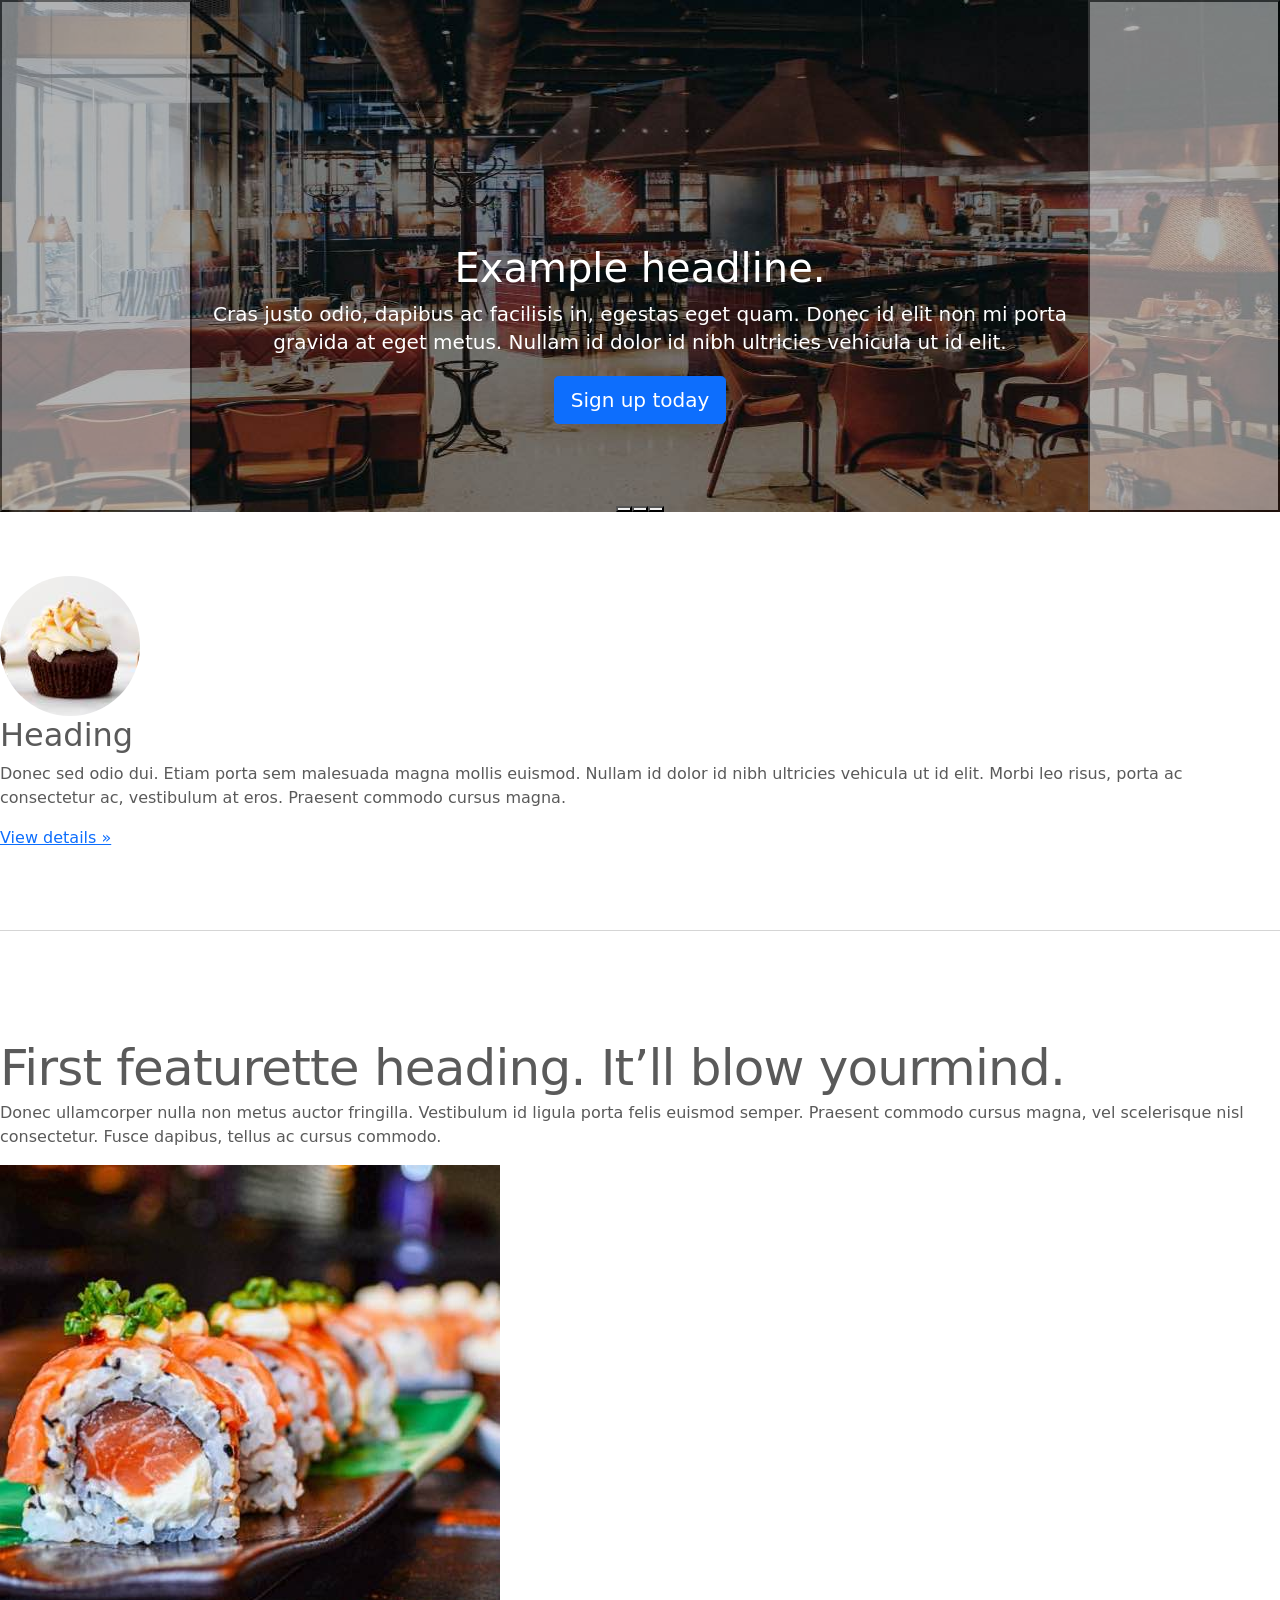
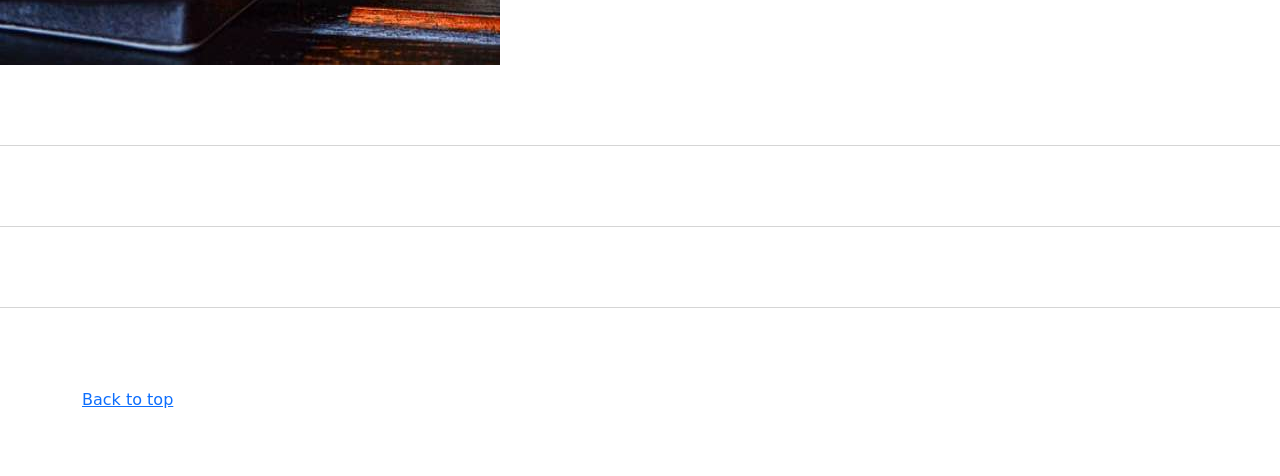
<file: kadai_003/index_for_student.html>
<!doctype html>
<html lang="en">
  <head>
    <meta charset="utf-8">
    <meta name="viewport" content="width=device-width, initial-scale=1">
    <meta name="description" content="">
    <meta name="author" content="Mark Otto, Jacob Thornton, and Bootstrap contributors">
    <meta name="generator" content="Hugo 0.79.0">
    <title>Carousel Template · Bootstrap v5.0</title>
    <link rel="canonical" href="https://getbootstrap.com/docs/5.0/examples/carousel/">
    <!-- ************************************************ bootstrap.min.cssの読み込み -->
    <link href="dist/css/bootstrap.min.css" rel="stylesheet">
    <!-- ************************************************ carousel.cssの読み込み -->
    <link href="carousel.css" rel="stylesheet">
    <!-- ************************************************ bootstrap.bundle.min.jsの読み込み -->
    <script src="dist/js/bootstrap.bundle.min.js" defer></script>
  </head>
  <body>
    <main>
      <!-- ************************************************ カールセル開始 -->
      <!-- <div id="myCarousel" class="carousel slide" data-bs-ride="carousel"> -->
        <div id="carouselExampleIndicators" class="carousel slide" data-bs-ride="carousel">
          <div class="carousel-indicators">
            <button type="button" data-bs-target="#carouselExampleIndicators" data-bs-slide-to="0" class="active" aria-current="true" aria-label="Slide 1"></button>
            <button type="button" data-bs-target="#carouselExampleIndicators" data-bs-slide-to="1" aria-label="Slide 2"></button>
            <button type="button" data-bs-target="#carouselExampleIndicators" data-bs-slide-to="2" aria-label="Slide 3"></button>
          </div>
          <div class="carousel-inner">
            <div class="carousel-item active">
              <img src="img/top_1.jpg" class="d-block w-100" alt="サンプル画像1">
              <div class="container">
                <!-- <div class="carousel-caption"> -->
                <div class="carousel-caption">
                  <h1>Example headline.</h1>
                  <p>Cras justo odio, dapibus ac facilisis in, egestas eget quam. Donec id elit non mi porta gravida at eget
                    metus. Nullam id dolor id nibh ultricies vehicula ut id elit.</p>
                  <!-- <p><a class="btn btn-lg btn-primary" href="#" role="button">Sign up today</a></p> -->
                  <p><a class="btn btn-lg btn-primary" href="#" role="button">Sign up today</a></p>
                </div>
              </div>
            </div>
            <div class="carousel-item">
              <img src="img/top_2.jpg" class="d-block w-100" alt="サンプル画像2">
              <div class="container">
                <!-- <div class="carousel-caption"> -->
                <div class="carousel-caption">
                  <h1>Example headline.</h1>
                  <p>Cras justo odio, dapibus ac facilisis in, egestas eget quam. Donec id elit non mi porta gravida at eget
                    metus. Nullam id dolor id nibh ultricies vehicula ut id elit.</p>
                  <!-- <p><a class="btn btn-lg btn-primary" href="#" role="button">Sign up today</a></p> -->
                  <p><a class="btn btn-lg btn-primary" href="#" role="button">Sign up today</a></p>
                </div>
              </div>
            </div>
            <div class="carousel-item">
              <img src="img/top_3.jpg" class="d-block w-100" alt="サンプル画像3">
              <div class="container">
                <!-- <div class="carousel-caption"> -->
                <div class="carousel-caption">
                  <h1>Example headline.</h1>
                  <p>Cras justo odio, dapibus ac facilisis in, egestas eget quam. Donec id elit non mi porta gravida at eget
                    metus. Nullam id dolor id nibh ultricies vehicula ut id elit.</p>
                  <!-- <p><a class="btn btn-lg btn-primary" href="#" role="button">Sign up today</a></p> -->
                  <p><a class="btn btn-lg btn-primary" href="#" role="button">Sign up today</a></p>
                </div>
              </div>
            </div>
          </div>
          <button class="carousel-control-prev" type="button" data-bs-target="#carouselExampleIndicators" data-bs-slide="prev">
            <span class="carousel-control-prev-icon" aria-hidden="true"></span>
            <span class="visually-hidden">Previous</span>
          </button>
          <button class="carousel-control-next" type="button" data-bs-target="#carouselExampleIndicators" data-bs-slide="next">
            <span class="carousel-control-next-icon" aria-hidden="true"></span>
            <span class="visually-hidden">Next</span>
          </button>
        </div>
      </div>
      <!-- ************************************************ カールセル終了 -->
      <!-- <div class="container marketing"> -->
      <div class="">
        <!-- <div class="row"> -->
        <div class="">
          <!-- <div class="col-lg-4"> -->
          <div class="">
            <img src="img/cake.jpg" class="rounded-circle" alt="サンプル画像2">
            <h2>Heading</h2>
            <p>Donec sed odio dui. Etiam porta sem malesuada magna mollis euismod. Nullam id dolor id nibh ultricies
              vehicula ut id elit. Morbi leo risus, porta ac consectetur ac, vestibulum at eros. Praesent commodo cursus
              magna.</p>
            <!-- <p><a class="btn btn-secondary" href="#" role="button">View details &raquo;</a></p> -->
            <p><a class="" href="#" role="button">View details &raquo;</a></p>
          </div>
        </div>
        <hr class="featurette-divider">
        <!-- <div class="row"> -->
        <div class="">
          <!-- <div class="col-md-7"> -->
          <div class="">
            <!-- <h2 class="featurette-heading">First featurette heading. <span class="text-muted">It’ll blow yourmind.</span> -->
            <h2 class="featurette-heading">First featurette heading. <span class="">It’ll blow yourmind.</span></h2>
            <!-- <p class="lead">Donec ullamcorper nulla non metus auctor fringilla. Vestibulum id ligula porta felis
              euismod
              semper. Praesent commodo cursus magna, vel scelerisque nisl consectetur. Fusce dapibus, tellus ac cursus
              commodo.</p> -->
            <p class="">
              Donec ullamcorper nulla non metus auctor fringilla. Vestibulum id ligula porta felis
              euismod
              semper. Praesent commodo cursus magna, vel scelerisque nisl consectetur. Fusce dapibus, tellus ac cursus
              commodo.
            </p>
          </div>
          <!-- <div class="col-md-5"> -->
          <div class="">
            <!-- <img src="img/sushi.jpg" class="img-fluid" alt=""> -->
            <img src="img/sushi.jpg" class="" alt="サンプル画像3">
          </div>
        </div>
        <hr class="featurette-divider">
        <!-- ここにもう一つ左右を反転させたものを作ります。 -->
        <hr class="featurette-divider">
        <!-- ここにもう一つ左右を反転させたものを作ります。 -->
        <hr class="featurette-divider">
        <footer class="container">
          <!-- <p class="float-end"><a href="#">Back to top</a></p> -->
          <p class=""><a href="#">Back to top</a></p>
        </footer>
      </div>
    </main>
  </body>

</html>
</file>
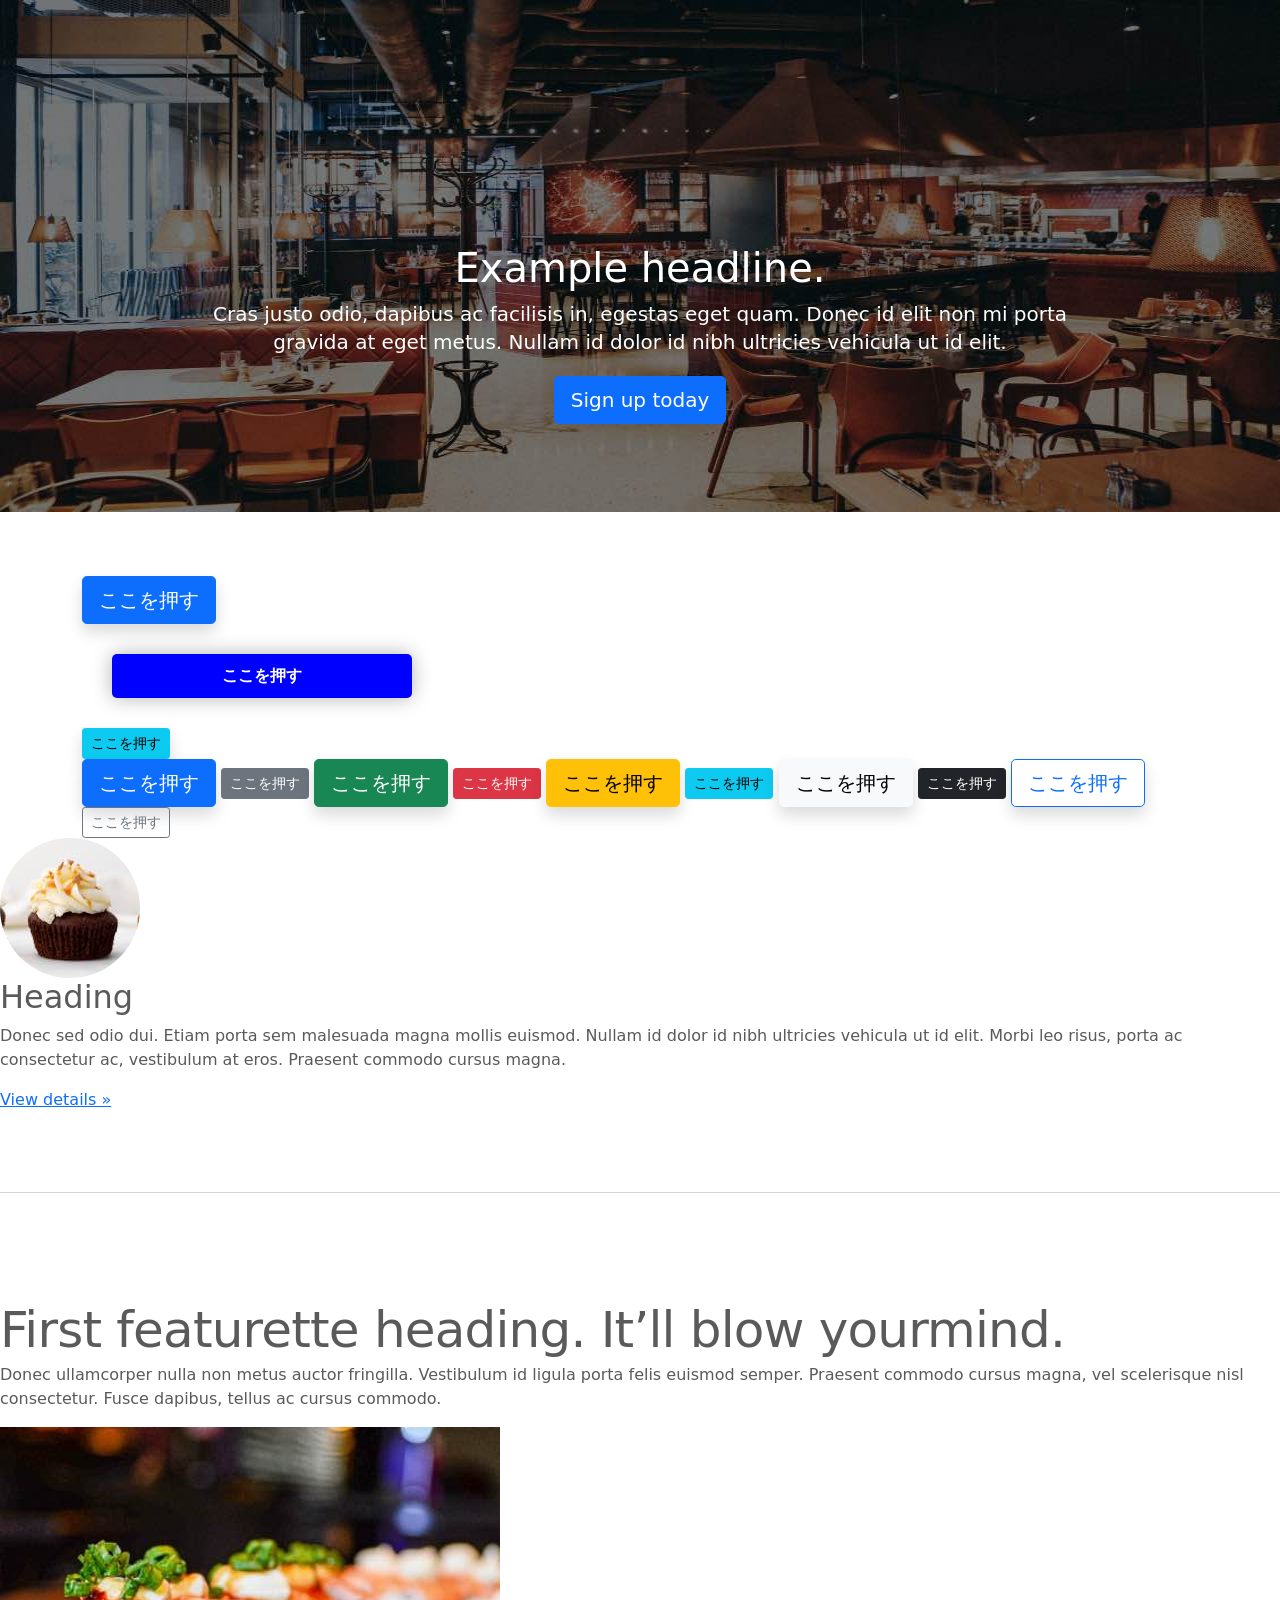
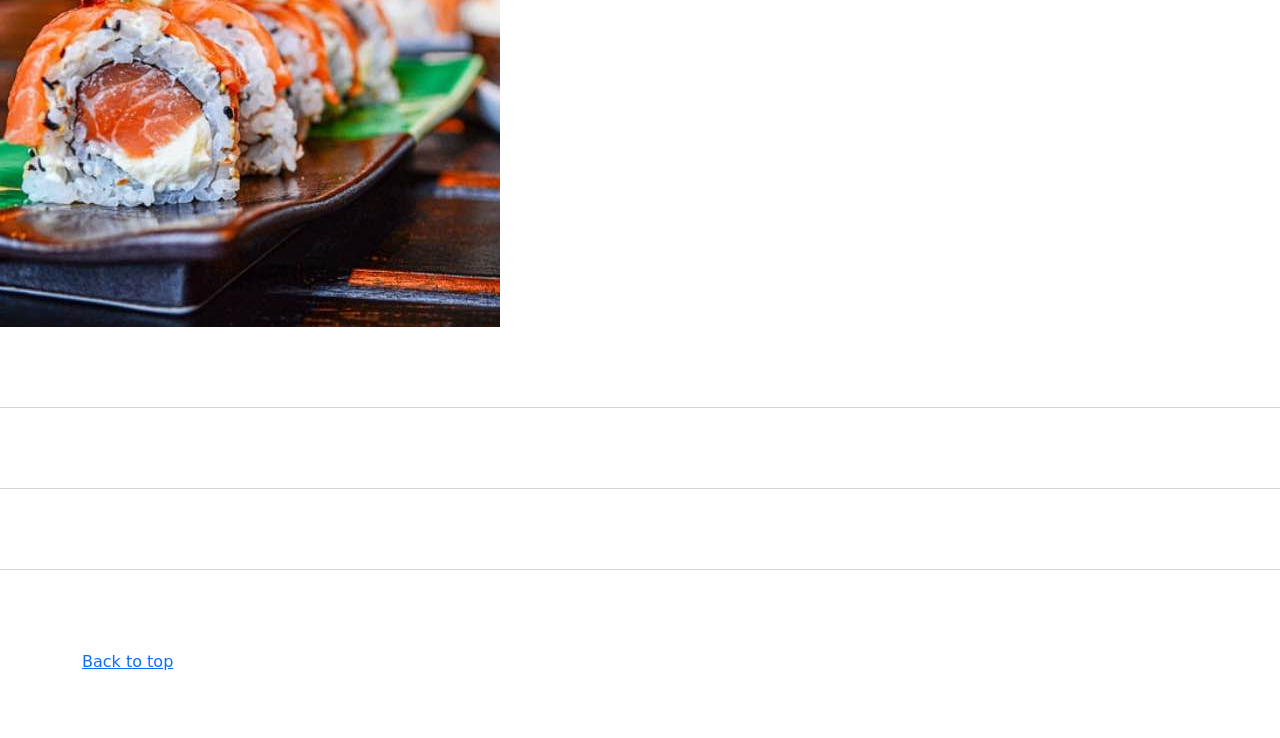
<file: kadai_004/index_for_student.html>
<!doctype html>
<html lang="ja">
  <head>
    <meta charset="utf-8">
    <meta name="viewport" content="width=device-width, initial-scale=1">
    <meta name="description" content="">
    <meta name="author" content="Mark Otto, Jacob Thornton, and Bootstrap contributors">
    <meta name="generator" content="Hugo 0.79.0">
    <title>Carousel Template · Bootstrap v5.0</title>
    <link rel="canonical" href="https://getbootstrap.com/docs/5.0/examples/carousel/">
    <!-- ************************************************ bootstrap.min.cssの読み込み -->
    <link href="dist/css/bootstrap.min.css" rel="stylesheet">
    <!-- ************************************************ carousel.cssの読み込み -->
    <link href="carousel.css" rel="stylesheet">
    <!-- ************************************************ bootstrap.bundle.min.jsの読み込み -->
    <script src="dist/js/bootstrap.bundle.min.js" defer></script>
  </head>
  <body>
    <main>
      <!-- ************************************************ カールセル開始 -->
      <!-- <div id="myCarousel" class="carousel slide" data-bs-ride="carousel"> -->
      <div id="myCarousel" class="carousel slide" data-bs-ride="carousel">
        <!-- <div class="carousel-inner"> -->
        <div class="carousel-inner">
          <!-- <div class="carousel-item active"> -->
          <div class="carousel-item active">
            <img src="img/top_1.jpg" alt="サンプル画像1">
            <div class="container">
              <!-- <div class="carousel-caption"> -->
              <div class="carousel-caption">
                <h1>Example headline.</h1>
                <p>Cras justo odio, dapibus ac facilisis in, egestas eget quam. Donec id elit non mi porta gravida at eget
                  metus. Nullam id dolor id nibh ultricies vehicula ut id elit.</p>
                <!-- <p><a class="btn btn-lg btn-primary" href="#" role="button">Sign up today</a></p> -->
                <p><a class="btn btn-lg btn-primary" href="#" role="button">Sign up today</a></p>
              </div>
            </div>
          </div>
        </div>
      </div>
      <!-- ************************************************ カールセル終了 -->
      
      <!-- ボタンテスト -->
      <div class="container">
        <style>
          .button-test {
            /* パディング（余白）上下方向10px 左右方向30px */
            padding: 10px 30px;
            /* ボタンの幅　300px */
            width: 300px;
            /* 背景色　青 */
            background-color: blue;
            /* フォント色　白 */
            color: white;
            /* テキスト中央揃え */
            text-align: center;
            /* フォントを太く */
            font-weight: bold;
            /* ボタンの角を丸める */
            border-radius: 5px;
            /* 上下左右方向の余白外側30px */
            margin: 30px;
            /* ボタンの影 */
            box-shadow: 0 0 20px 0 rgba(0, 0, 0, 30%);
          }
        </style>
        <!-- buttonテスト -->
        <button class="btn btn-primary btn-lg shadow">ここを押す</button>
        <div class="button-test">ここを押す</div>
        <a href="" class="btn btn-info btn-sm shadow">ここを押す</a>
      </div>
      <!-- 課題004　ボタン実装開始 -->
      <div class="container">
        <button class="btn btn-primary btn-lg shadow">ここを押す</button>
        <button class="btn btn-secondary btn-sm">ここを押す</button>
        <button class="btn btn-success btn-lg shadow">ここを押す</button>
        <button class="btn btn-danger btn-sm">ここを押す</button>
        <button class="btn btn-warning btn-lg shadow">ここを押す</button>
        <button class="btn btn-info btn-sm">ここを押す</button>
        <button class="btn btn-light btn-lg shadow">ここを押す</button>
        <button class="btn btn-dark btn-sm">ここを押す</button>
        <button class="btn btn-outline-primary btn-lg shadow">ここを押す</button>
        <button class="btn btn-outline-secondary btn-sm">ここを押す</button>
      </div>
      <!-- 課題004　ボタン実装終了 -->
      <!-- <div class="container marketing"> -->
      <div class="">
        <!-- <div class="row"> -->
        <div class="">
          <!-- <div class="col-lg-4"> -->
          <div class="">
            <img src="img/cake.jpg" class="rounded-circle" alt="サンプル画像2">
            <h2>Heading</h2>
            <p>Donec sed odio dui. Etiam porta sem malesuada magna mollis euismod. Nullam id dolor id nibh ultricies
              vehicula ut id elit. Morbi leo risus, porta ac consectetur ac, vestibulum at eros. Praesent commodo cursus
              magna.</p>
            <!-- <p><a class="btn btn-secondary" href="#" role="button">View details &raquo;</a></p> -->
            <p><a class="" href="#" role="button">View details &raquo;</a></p>
          </div>
        </div>
        <hr class="featurette-divider">
        <!-- <div class="row"> -->
        <div class="">
          <!-- <div class="col-md-7"> -->
          <div class="">
            <!-- <h2 class="featurette-heading">First featurette heading. <span class="text-muted">It’ll blow yourmind.</span> -->
            <h2 class="featurette-heading">First featurette heading. <span class="">It’ll blow yourmind.</span></h2>
            <!-- <p class="lead">Donec ullamcorper nulla non metus auctor fringilla. Vestibulum id ligula porta felis
              euismod
              semper. Praesent commodo cursus magna, vel scelerisque nisl consectetur. Fusce dapibus, tellus ac cursus
              commodo.</p> -->
            <p class="">
              Donec ullamcorper nulla non metus auctor fringilla. Vestibulum id ligula porta felis
              euismod
              semper. Praesent commodo cursus magna, vel scelerisque nisl consectetur. Fusce dapibus, tellus ac cursus
              commodo.
            </p>
          </div>
          <!-- <div class="col-md-5"> -->
          <div class="">
            <!-- <img src="img/sushi.jpg" class="img-fluid" alt=""> -->
            <img src="img/sushi.jpg" class="" alt="サンプル画像3">
          </div>
        </div>
        <hr class="featurette-divider">
        <!-- ここにもう一つ左右を反転させたものを作ります。 -->
        <hr class="featurette-divider">
        <!-- ここにもう一つ左右を反転させたものを作ります。 -->
        <hr class="featurette-divider">
        <footer class="container">
          <!-- <p class="float-end"><a href="#">Back to top</a></p> -->
          <p class=""><a href="#">Back to top</a></p>
        </footer>
      </div>
    </main>
  </body>

</html>
</file>
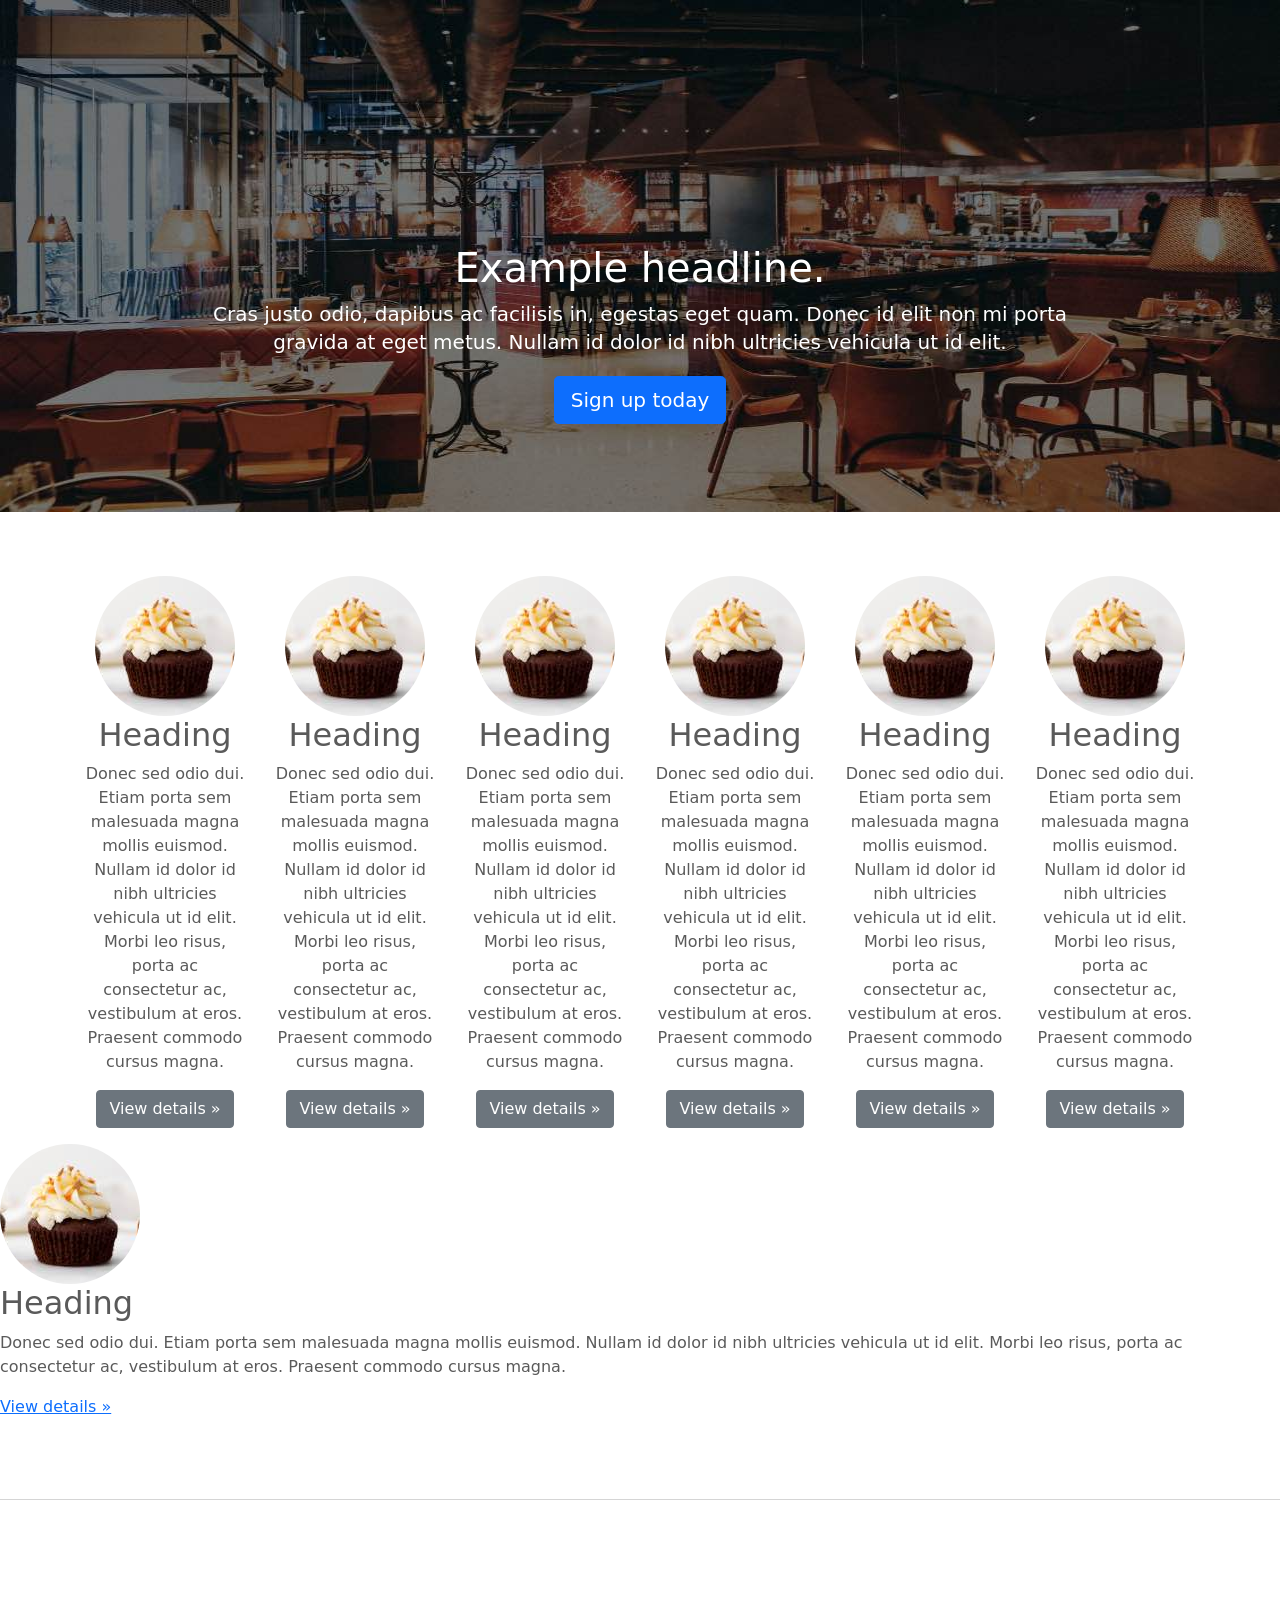
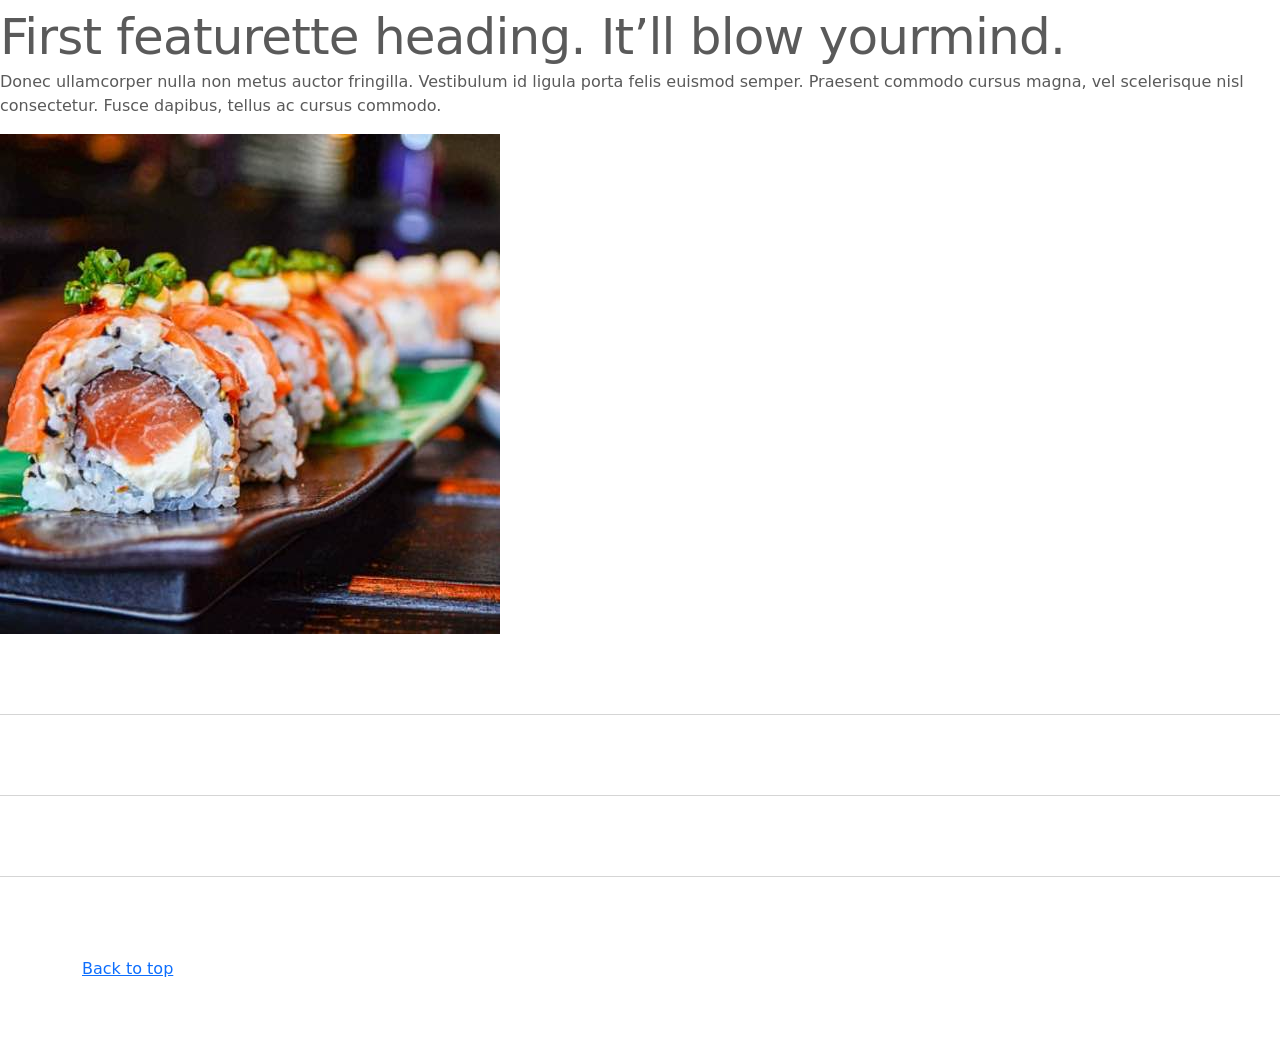
<file: kadai_005/index_for_student.html>
<!doctype html>
<html lang="en">
  <head>
    <meta charset="utf-8">
    <meta name="viewport" content="width=device-width, initial-scale=1">
    <meta name="description" content="">
    <meta name="author" content="Mark Otto, Jacob Thornton, and Bootstrap contributors">
    <meta name="generator" content="Hugo 0.79.0">
    <title>Carousel Template · Bootstrap v5.0</title>
    <link rel="canonical" href="https://getbootstrap.com/docs/5.0/examples/carousel/">
    <!-- ************************************************ bootstrap.min.cssの読み込み -->
    <link href="dist/css/bootstrap.min.css" rel="stylesheet">
    <!-- ************************************************ carousel.cssの読み込み -->
    <link href="carousel.css" rel="stylesheet">
    <!-- ************************************************ bootstrap.bundle.min.jsの読み込み -->
    <script src="dist/js/bootstrap.bundle.min.js" defer></script>
  </head>
  <body>
    <main>
      <!-- ************************************************ カールセル開始 -->
      <!-- <div id="myCarousel" class="carousel slide" data-bs-ride="carousel"> -->
      <div id="myCarousel" class="carousel slide" data-bs-ride="carousel">
        <!-- <div class="carousel-inner"> -->
        <div class="carousel-inner">
          <!-- <div class="carousel-item active"> -->
          <div class="carousel-item active">
            <img src="img/top_1.jpg" alt="サンプル画像1">
            <div class="container">
              <!-- <div class="carousel-caption"> -->
              <div class="carousel-caption">
                <h1>Example headline.</h1>
                <p>Cras justo odio, dapibus ac facilisis in, egestas eget quam. Donec id elit non mi porta gravida at eget
                  metus. Nullam id dolor id nibh ultricies vehicula ut id elit.</p>
                <!-- <p><a class="btn btn-lg btn-primary" href="#" role="button">Sign up today</a></p> -->
                <p><a class="btn btn-lg btn-primary" href="#" role="button">Sign up today</a></p>
              </div>
            </div>
          </div>
        </div>
      </div>
      <!-- ************************************************ カールセル終了 -->
      <!-- 課題005　開始 -->
      <div class="container">
        <div class="row">
          <div class="col-md-2 col-6 text-center">
            <img src="img/cake.jpg" class="rounded-circle" alt="サンプル画像2">

            <h2>Heading</h2>
            <p>
              Donec sed odio dui. Etiam porta sem malesuada magna mollis 
              euismod. Nullam id dolor id nibh ultricies vehicula ut id elit. 
              Morbi leo risus, porta ac consectetur ac, vestibulum at eros. 
              Praesent commodo cursus magna.
            </p>
            <p><a class="btn btn-secondary" href="#" role="button">View details &raquo;</a></p>
          </div>
          <div class="col-md-2 col-6 text-center">
            <img src="img/cake.jpg" class="rounded-circle" alt="サンプル画像2">

            <h2>Heading</h2>
            <p>
              Donec sed odio dui. Etiam porta sem malesuada magna mollis 
              euismod. Nullam id dolor id nibh ultricies vehicula ut id elit. 
              Morbi leo risus, porta ac consectetur ac, vestibulum at eros. 
              Praesent commodo cursus magna.
            </p>
            <p><a class="btn btn-secondary" href="#" role="button">View details &raquo;</a></p>
          </div>
          <div class="col-md-2 col-6 text-center">
            <img src="img/cake.jpg" class="rounded-circle" alt="サンプル画像2">

            <h2>Heading</h2>
            <p>
              Donec sed odio dui. Etiam porta sem malesuada magna mollis 
              euismod. Nullam id dolor id nibh ultricies vehicula ut id elit. 
              Morbi leo risus, porta ac consectetur ac, vestibulum at eros. 
              Praesent commodo cursus magna.
            </p>
            <p><a class="btn btn-secondary" href="#" role="button">View details &raquo;</a></p>
          </div>
          <div class="col-md-2 col-6 text-center">
            <img src="img/cake.jpg" class="rounded-circle" alt="サンプル画像2">

            <h2>Heading</h2>
            <p>
              Donec sed odio dui. Etiam porta sem malesuada magna mollis 
              euismod. Nullam id dolor id nibh ultricies vehicula ut id elit. 
              Morbi leo risus, porta ac consectetur ac, vestibulum at eros. 
              Praesent commodo cursus magna.
            </p>
            <p><a class="btn btn-secondary" href="#" role="button">View details &raquo;</a></p>
          </div>
          <div class="col-md-2 col-6 text-center">
            <img src="img/cake.jpg" class="rounded-circle" alt="サンプル画像2">

            <h2>Heading</h2>
            <p>
              Donec sed odio dui. Etiam porta sem malesuada magna mollis 
              euismod. Nullam id dolor id nibh ultricies vehicula ut id elit. 
              Morbi leo risus, porta ac consectetur ac, vestibulum at eros. 
              Praesent commodo cursus magna.
            </p>
            <p><a class="btn btn-secondary" href="#" role="button">View details &raquo;</a></p>
          </div>
          <div class="col-md-2 col-6 text-center">
            <img src="img/cake.jpg" class="rounded-circle" alt="サンプル画像2">

            <h2>Heading</h2>
            <p>
              Donec sed odio dui. Etiam porta sem malesuada magna mollis 
              euismod. Nullam id dolor id nibh ultricies vehicula ut id elit. 
              Morbi leo risus, porta ac consectetur ac, vestibulum at eros. 
              Praesent commodo cursus magna.
            </p>
            <p><a class="btn btn-secondary" href="#" role="button">View details &raquo;</a></p>
          </div>
        </div>
      </div>
      <!-- 課題005　終了 -->
      <!-- <div class="container marketing"> -->
      <div class="">
        <!-- <div class="row"> -->
        <div class="">
          <!-- <div class="col-lg-4"> -->
          <div class="">
            <img src="img/cake.jpg" class="rounded-circle" alt="サンプル画像2">
            <h2>Heading</h2>
            <p>Donec sed odio dui. Etiam porta sem malesuada magna mollis euismod. Nullam id dolor id nibh ultricies
              vehicula ut id elit. Morbi leo risus, porta ac consectetur ac, vestibulum at eros. Praesent commodo cursus
              magna.</p>
            <!-- <p><a class="btn btn-secondary" href="#" role="button">View details &raquo;</a></p> -->
            <p><a class="" href="#" role="button">View details &raquo;</a></p>
          </div>
        </div>
        <hr class="featurette-divider">
        <!-- <div class="row"> -->
        <div class="">
          <!-- <div class="col-md-7"> -->
          <div class="">
            <!-- <h2 class="featurette-heading">First featurette heading. <span class="text-muted">It’ll blow yourmind.</span> -->
            <h2 class="featurette-heading">First featurette heading. <span class="">It’ll blow yourmind.</span></h2>
            <!-- <p class="lead">Donec ullamcorper nulla non metus auctor fringilla. Vestibulum id ligula porta felis
              euismod
              semper. Praesent commodo cursus magna, vel scelerisque nisl consectetur. Fusce dapibus, tellus ac cursus
              commodo.</p> -->
            <p class="">
              Donec ullamcorper nulla non metus auctor fringilla. Vestibulum id ligula porta felis
              euismod
              semper. Praesent commodo cursus magna, vel scelerisque nisl consectetur. Fusce dapibus, tellus ac cursus
              commodo.
            </p>
          </div>
          <!-- <div class="col-md-5"> -->
          <div class="">
            <!-- <img src="img/sushi.jpg" class="img-fluid" alt=""> -->
            <img src="img/sushi.jpg" class="" alt="サンプル画像3">
          </div>
        </div>
        <hr class="featurette-divider">
        <!-- ここにもう一つ左右を反転させたものを作ります。 -->
        <hr class="featurette-divider">
        <!-- ここにもう一つ左右を反転させたものを作ります。 -->
        <hr class="featurette-divider">
        <footer class="container">
          <!-- <p class="float-end"><a href="#">Back to top</a></p> -->
          <p class=""><a href="#">Back to top</a></p>
        </footer>
      </div>
    </main>
  </body>

</html>
</file>
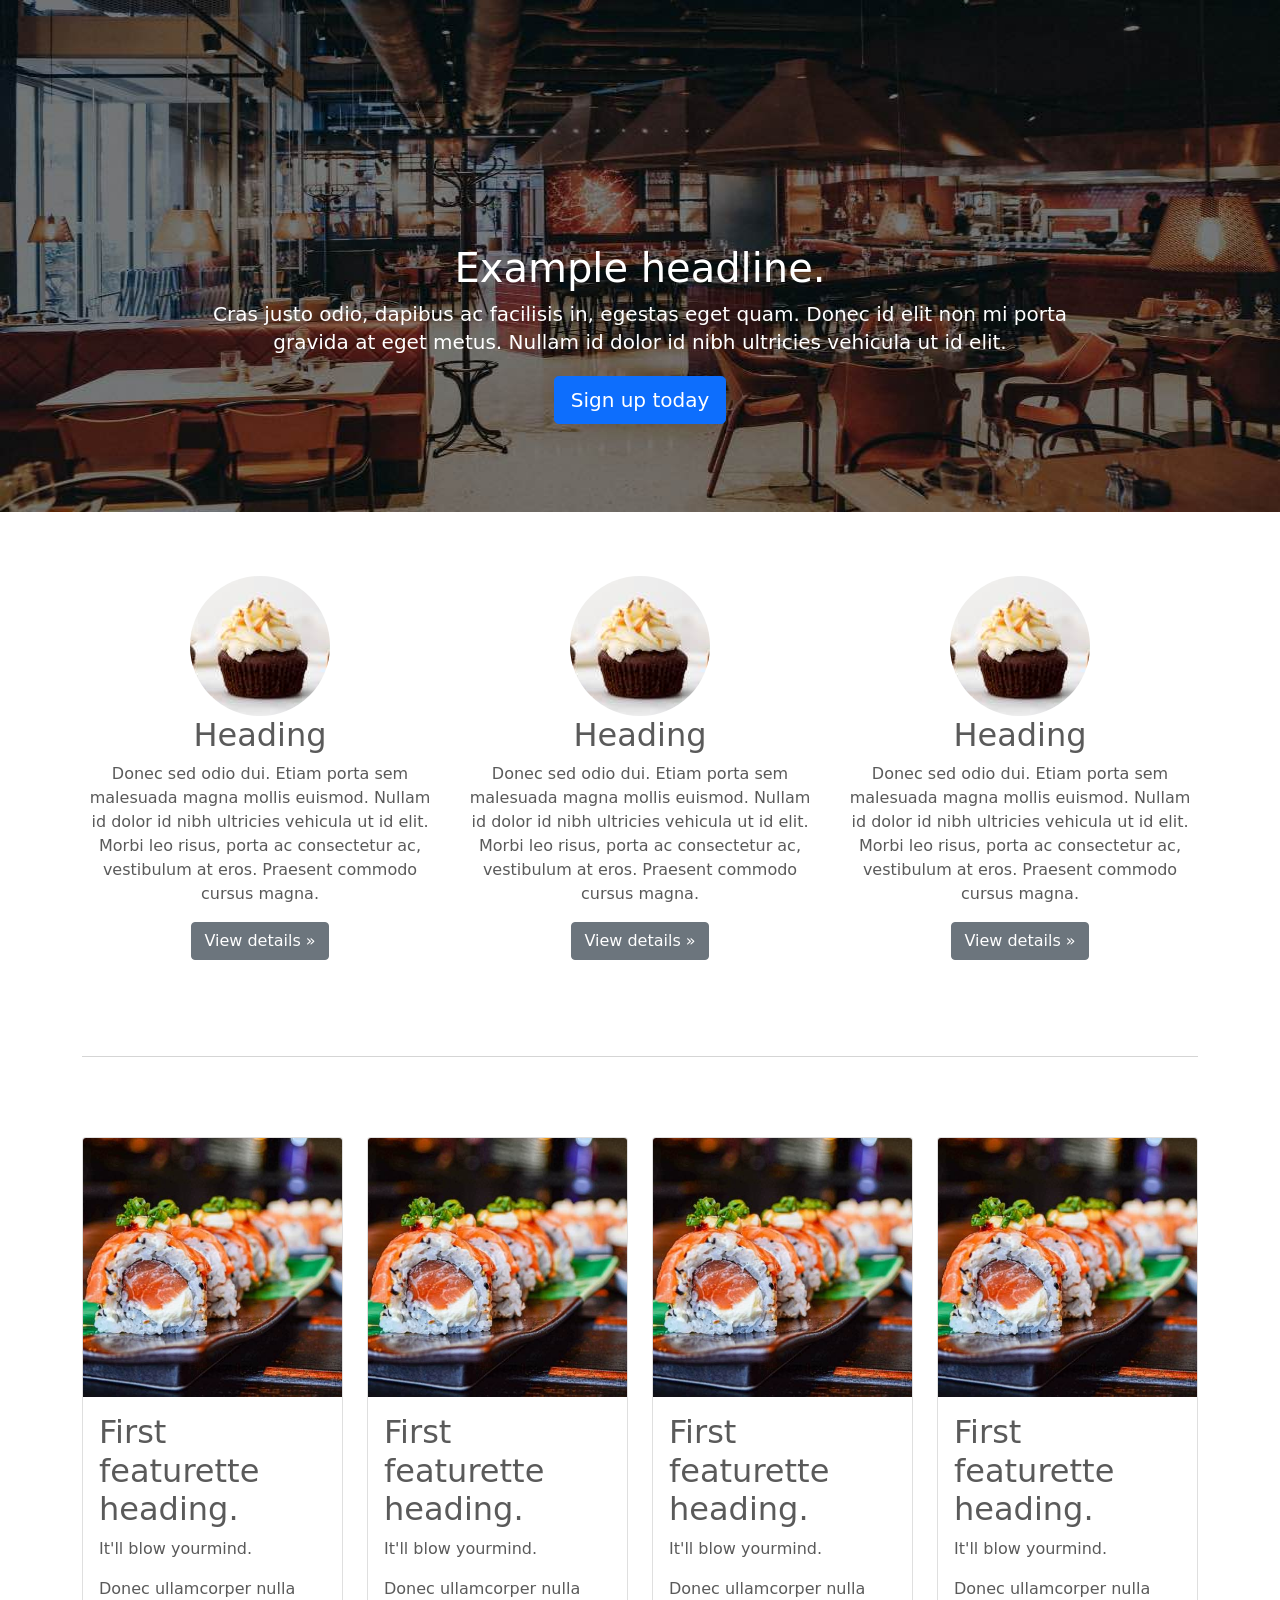
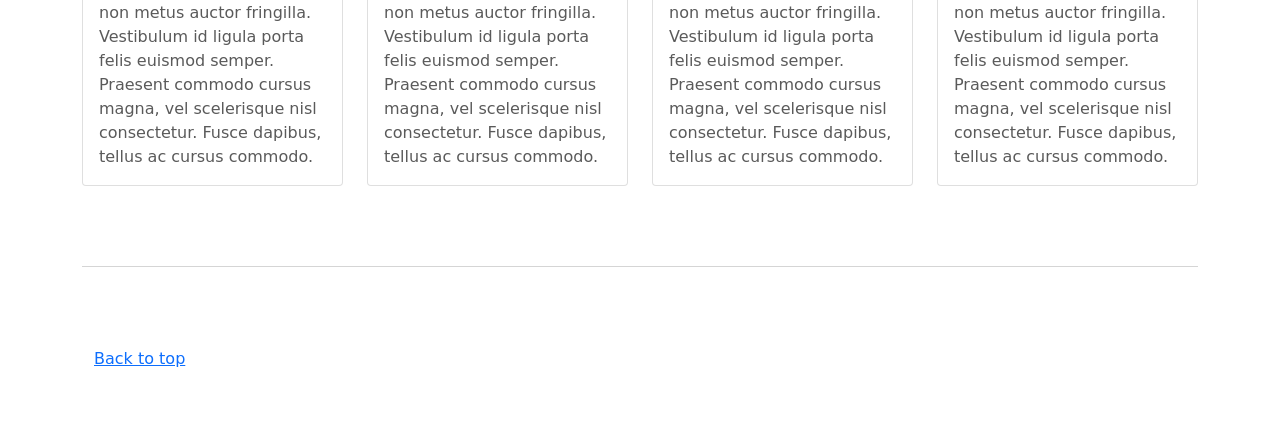
<file: kadai_006/index_for_student.html>
<!doctype html>
<html lang="ja">
  <head>
    <meta charset="utf-8">
    <meta name="viewport" content="width=device-width, initial-scale=1">
    <meta name="description" content="">
    <meta name="author" content="Mark Otto, Jacob Thornton, and Bootstrap contributors">
    <meta name="generator" content="Hugo 0.79.0">
    <title>Carousel Template · Bootstrap v5.0</title>
    <link rel="canonical" href="https://getbootstrap.com/docs/5.0/examples/carousel/">
    <!-- ************************************************ bootstrap.min.cssの読み込み -->
    <link href="dist/css/bootstrap.min.css" rel="stylesheet">
    <!-- ************************************************ carousel.cssの読み込み -->
    <link href="carousel.css" rel="stylesheet">
    <!-- ************************************************ bootstrap.bundle.min.jsの読み込み -->
    <script src="dist/js/bootstrap.bundle.min.js" defer></script>
  </head>
  <body>
    <main>
      <!-- ************************************************ カールセル開始 -->
      <!-- <div id="myCarousel" class="carousel slide" data-bs-ride="carousel"> -->
      <div id="myCarousel" class="carousel slide" data-bs-ride="carousel">
        <!-- <div class="carousel-inner"> -->
        <div class="carousel-inner">
          <!-- <div class="carousel-item active"> -->
          <div class="carousel-item active">
            <img src="img/top_1.jpg" alt="サンプル画像1">
            <div class="container">
              <!-- <div class="carousel-caption"> -->
              <div class="carousel-caption">
                <h1>Example headline.</h1>
                <p>Cras justo odio, dapibus ac facilisis in, egestas eget quam. Donec id elit non mi porta gravida at eget
                  metus. Nullam id dolor id nibh ultricies vehicula ut id elit.</p>
                <!-- <p><a class="btn btn-lg btn-primary" href="#" role="button">Sign up today</a></p> -->
                <p><a class="btn btn-lg btn-primary" href="#" role="button">Sign up today</a></p>
              </div>
            </div>
          </div>
        </div>
      </div>
      <!-- ************************************************ カールセル終了 -->
      <!-- Update start-->
      <div class="container">
        <div class="row">
          <div class="col-md-4 text-center">
            <!-- start col-lg-4 -->
            <img src="img/cake.jpg" class="rounded-circle" alt="サンプル画像2">

            <h2>Heading</h2>
            <p>
              Donec sed odio dui. Etiam porta sem malesuada magna mollis 
              euismod. Nullam id dolor id nibh ultricies vehicula ut id elit. 
              Morbi leo risus, porta ac consectetur ac, vestibulum at eros. 
              Praesent commodo cursus magna.
            </p>
            <p><a class="btn btn-secondary" href="#" role="button">View details &raquo;</a></p>
          </div>
          <div class="col-md-4 text-center">
            <!-- start col-lg-4 -->
            <img src="img/cake.jpg" class="rounded-circle" alt="サンプル画像2">

            <h2>Heading</h2>
            <p>
              Donec sed odio dui. Etiam porta sem malesuada magna mollis 
              euismod. Nullam id dolor id nibh ultricies vehicula ut id elit. 
              Morbi leo risus, porta ac consectetur ac, vestibulum at eros. 
              Praesent commodo cursus magna.
            </p>
            <p><a class="btn btn-secondary" href="#" role="button">View details &raquo;</a></p>
          </div>
          <div class="col-md-4 text-center">
            <!-- start col-lg-4 -->
            <img src="img/cake.jpg" class="rounded-circle" alt="サンプル画像2">

            <h2>Heading</h2>
            <p>
              Donec sed odio dui. Etiam porta sem malesuada magna mollis 
              euismod. Nullam id dolor id nibh ultricies vehicula ut id elit. 
              Morbi leo risus, porta ac consectetur ac, vestibulum at eros. 
              Praesent commodo cursus magna.
            </p>
            <p><a class="btn btn-secondary" href="#" role="button">View details &raquo;</a></p>
          </div>
        </div>
      </div>
      <!-- Update e n d-->
      <!-- <div class="container marketing"> -->
      <div class="container">
        <!-- <div class="row"> -->
        <hr class="featurette-divider">
        <!-- <div class="row"> -->
        <div class="row row-cols-md-4 g-4">
          <div class="col">
            <div class="card">
              <!-- <img src="img/sushi.jpg" class="img-fluid" alt=""> -->
              <img src="img/sushi.jpg" class="card-img-top" alt="サンプル画像3">
              <!-- <div class="col-md-7"> -->
              <!-- <h2 class="featurette-heading">First featurette heading. <span class="text-muted">It’ll blow yourmind.</span> -->
              <div class="card-body">
                <h2 class="card-title">First featurette heading. </h2>
                <p class="card-text">It'll blow yourmind.</p>
                <!-- <p class="lead">Donec ullamcorper nulla non metus auctor fringilla. Vestibulum id ligula porta felis
                  euismod
                  semper. Praesent commodo cursus magna, vel scelerisque nisl consectetur. Fusce dapibus, tellus ac cursus
                  commodo.</p> -->
                <p class="card-text">
                  Donec ullamcorper nulla non metus auctor fringilla. Vestibulum id ligula porta felis
                  euismod
                  semper. Praesent commodo cursus magna, vel scelerisque nisl consectetur. Fusce dapibus, tellus ac cursus
                  commodo.
                </p>
              </div>
            </div>
          </div>
          <div class="col">
            <div class="card">
              <!-- <img src="img/sushi.jpg" class="img-fluid" alt=""> -->
              <img src="img/sushi.jpg" class="card-img-top" alt="サンプル画像3">
              <!-- <div class="col-md-7"> -->
              <!-- <h2 class="featurette-heading">First featurette heading. <span class="text-muted">It’ll blow yourmind.</span> -->
              <div class="card-body">
                <h2 class="card-title">First featurette heading. </h2>
                <p class="card-text">It'll blow yourmind.</p>
                <!-- <p class="lead">Donec ullamcorper nulla non metus auctor fringilla. Vestibulum id ligula porta felis
                  euismod
                  semper. Praesent commodo cursus magna, vel scelerisque nisl consectetur. Fusce dapibus, tellus ac cursus
                  commodo.</p> -->
                <p class="card-text">
                  Donec ullamcorper nulla non metus auctor fringilla. Vestibulum id ligula porta felis
                  euismod
                  semper. Praesent commodo cursus magna, vel scelerisque nisl consectetur. Fusce dapibus, tellus ac cursus
                  commodo.
                </p>
              </div>
            </div>
          </div>
          <div class="col">
            <div class="card">
              <!-- <img src="img/sushi.jpg" class="img-fluid" alt=""> -->
              <img src="img/sushi.jpg" class="card-img-top" alt="サンプル画像3">
              <!-- <div class="col-md-7"> -->
              <!-- <h2 class="featurette-heading">First featurette heading. <span class="text-muted">It’ll blow yourmind.</span> -->
              <div class="card-body">
                <h2 class="card-title">First featurette heading. </h2>
                <p class="card-text">It'll blow yourmind.</p>
                <!-- <p class="lead">Donec ullamcorper nulla non metus auctor fringilla. Vestibulum id ligula porta felis
                  euismod
                  semper. Praesent commodo cursus magna, vel scelerisque nisl consectetur. Fusce dapibus, tellus ac cursus
                  commodo.</p> -->
                <p class="card-text">
                  Donec ullamcorper nulla non metus auctor fringilla. Vestibulum id ligula porta felis
                  euismod
                  semper. Praesent commodo cursus magna, vel scelerisque nisl consectetur. Fusce dapibus, tellus ac cursus
                  commodo.
                </p>
              </div>
            </div>
          </div>
          <div class="col">
            <div class="card">
              <!-- <img src="img/sushi.jpg" class="img-fluid" alt=""> -->
              <img src="img/sushi.jpg" class="card-img-top" alt="サンプル画像3">
              <!-- <div class="col-md-7"> -->
              <!-- <h2 class="featurette-heading">First featurette heading. <span class="text-muted">It’ll blow yourmind.</span> -->
              <div class="card-body">
                <h2 class="card-title">First featurette heading. </h2>
                <p class="card-text">It'll blow yourmind.</p>
                <!-- <p class="lead">Donec ullamcorper nulla non metus auctor fringilla. Vestibulum id ligula porta felis
                  euismod
                  semper. Praesent commodo cursus magna, vel scelerisque nisl consectetur. Fusce dapibus, tellus ac cursus
                  commodo.</p> -->
                <p class="card-text">
                  Donec ullamcorper nulla non metus auctor fringilla. Vestibulum id ligula porta felis
                  euismod
                  semper. Praesent commodo cursus magna, vel scelerisque nisl consectetur. Fusce dapibus, tellus ac cursus
                  commodo.
                </p>
              </div>
            </div>
          </div>
        </div>
        <hr class="featurette-divider">
        <footer class="container">
          <!-- <p class="float-end"><a href="#">Back to top</a></p> -->
          <p class=""><a href="#">Back to top</a></p>
        </footer>
      </div>
    </main>
  </body>

</html>
</file>
<file: kadai_015/stylesheet/style.css>
/* ----------------------------------------------- 共通 */
html,
body {
  overflow-x: hidden;
}

body {
  color: #000000;
  font-family: 'Noto Sans JP', sans-serif;
  padding-bottom: 0;

}

p {
  line-height: 2.0em;
  font-weight: 100;
  font-style: normal;
  font-size: 14px;

}

.section_title {
  /* フォントサイズ36px */
  font-size: 36px;

  /* フォントの太さ600 標準は400です */
  font-weight: 600;
}

.section_title::after {
  /* 疑似要素はデフォルトでインライン要素のためブロック要素に変更 */
  display: block;

  /* サブタイトル文字の大きさや余白を設定 */
  font-size: 14px;
  font-weight: 400;
  padding: 16px 0 16px;

  /* 下線の幅を100pxに設定 */
  width: 100px;

  /* 下線を直線・1px・黒色に設定 */
  border-bottom: solid 1px #000000;
}
/* ----------------------------------------------- ナビゲーションバー */
.navbar_brand_logo {
  /* サイズを32pxの正方形へ変更 */
  width: 32px;
  height: 32px;

  /* imgはインライン要素なのでインラインブロックに設定 */
  display: inline-block;

  /* "SAMURAI KITCHEN" 文字との空白を15pxに設定 */
  margin-right: 15px;
}

.my_navbar_brand,
.my_nav_link {
  /* フォントサイズを16pxに設定 */
  font-size: 16px;

  /* フォントをserif体に設定 */
  font-family: 'Lora', serif;

  /* フォント色を黒色に設定 */
  color: #000000 !important;

}

/* Bootstrapのボタンに初期設定されている周囲のborder（枠線）を消す */
.navbar-toggler {
  padding: 0 !important;
  border: none;
}

/* ハンバーガーボタンがチェック状態である（押されている）とき、閉じるボタン（ｘ）を表示する */
#hamburger_btn_check:checked~.hamburger_btn .btn_close {
  display: block;
}

/* ハンバーガーボタンがチェック状態である（押されている）とき、ハンバーガーボタンを表示しない */
#hamburger_btn_check:checked~.hamburger_btn .btn_open {
  display: none;
}

/* 最初に表示した時は、閉じるボタン（ｘ）は表示しない */
.btn_close {
  display: none;
}

/* ハンバーガーボタンが押されているかを判断するためのチェックボックスは隠す */
#hamburger_btn_check {
  display: none;
}

/* ----------------------------------------------- カルセル */
.my_carousel_caption {
  /* フォントサイズ52px */
  font-size: 52px;

  /* 上下に余白追加 */
  padding-top: 1.25rem;
  padding-bottom: 1.25rem;

  /* フォント色は白色 */
  color: #fff;

  /* テキスト中央揃え */
  text-align: center;
  font-family: 'Lora', serif;
  line-height: 1.5em;
}

/* 疑似要素でアイコンを配置。前に配置しています */
.my_carousel_caption::before {
  content: url(../img/logoSymbol_White.png);
  display: block;
}
/* スマートフォン画面幅（画面幅が最大375pxまで）の場合、以下のスタイルを適用 */
@media screen and (max-width:375px) {
  .my_carousel_caption {

    /* フォントサイズを27pxにする */
    font-size: 27px;
  }  
}

/* carousel-itemの高さを32remに指定 */
.carousel-item {
  height: 32rem;
}
.carousel-item>img {
  /* 絶対位置を指定 */
  position: absolute;
  top: 0;
  left: 0;
  min-width: 100%;

  /* 高さはcarousel-itemに揃える */
  height: 32rem;
}
/* ----------------------------------------------- アバウト */

/* aboutクラスのあとに"私たちについて"の文字を追加 */
.about::after {
  content: '私たちについて';
}

.about_us_bg {
  background-color: #FFE6A5;
}

/* ----------------------------------------------- ギャラリー */
.gallery::after {
  content: 'ギャラリー';
  margin: 0 auto 0;
}

/* ----------------------------------------------- メニュー */
.menu::after {
  content: 'メニュー';
  margin: 0 auto 0;
}

.menu_title {
  font-size: 18px;
  font-weight: 600;
  font-style: normal;
}

.menu_price {
  font-size: 20px;
  font-weight: 400;
  font-family: 'Lora', serif;
}
/* ----------------------------------------------- レビュー */
/* 背景画像を設定 */
.review_wrapper {
  background-image: url(../img/background-reviews.jpg);
  background-repeat: no-repeat;
  background-size: cover;
}

/* サブタイトルを疑似要素で表示 */
.review::after {
  content: 'お客様の声';
  margin: 0 auto 0;
  border-bottom: solid 1px #FFFFFF;
}

/* 白い背景色の高さを固定 */
.h_420 {
  height: 420px;
  position: relative;
}

/* レビューの画像を修正 */
.reviewer_img {
  width: 48px;
  height: 48px;

  border-radius: 50%;
  margin-right: 16px;
}

/* 星のアイコン画像です */
.star_img {
  width: 25px;
  height: 25px;
}

/* 詳細ボタンを下部に固定 */
.fix_bottom {
  position: absolute;
  width: 80px;
  height: 44px;
  left: 24px;
  bottom: 24px;
}

/* ----------------------------------------------- シェフ   */
.chef::after {
  content: 'シェフ';
}

.chef_us_bg {
  background-color: #FDF5E6;
}

/* ----------------------------------------------- アクセス */
.access::after {
  content: 'アクセス';
  margin: 0 auto 0;
}

/* ----------------------------------------------- フッター */
#footer {
  background-color: #FAFAFA;
}

/* position: absoluteで下からの距離で固定 */
.copy_right {
  font-size: 14px;

  position: absolute;

  /* 下から1rem 左から12px */
  bottom: 1rem;
  left: 12px;
  display: flex;
}

/* copy_rightのクラスを適用したdivタグの子要素のpタグに適用される */
.copy_right>p {
  margin-right: 5rem;
  margin-bottom: 0;
}

/* copy_rightのクラスを適用したdivタグの子要素で、sns_imgクラスを適用しているimgタグに適用される */
.copy_right>img.sns_img {
  height: 24px;
  width: 24px;

  margin-right: 10px;
  margin-top: 0;
}

/* restaurant_info直下の子要素pタグ全てに適用される */
.restaurant_info p {
  font-weight: 400;
  line-height: 1.5;
  font-size: 16px;
}

/* restaurant_info直下の子要素imgタグ全てに適用される */
.restaurant_info img {
  width: 20px;
  height: 20px;
  margin-right: 10px;
  line-height: 1.5;
  margin-top: auto;
}

/* サイトアイコンを64pxに設定 */
.footer_brand_logo {
  width: 64px;
  height: 64px;
  display: inline-block;
  margin-right: 15px;
}

/* サイトタイトルのフォントをseeif体（明朝体）に設定 */
.footer_text {
  font-size: 24px;
  font-family: 'Lora', serif;
}

/* スマートフォン画面幅（最大991pxまで）でスタイルを適用 */
@media screen and (max-width: 991px) {
  .footer_text,
  .copy_right {
    margin-top: 2rem;
    text-align: center;
    position: relative;
  }

  .copy_right>p,img {
    margin-right: 1rem;
    font-size: 14px;
    margin: 0;
    line-height: 35px;
  }
}
</file>
<file: kadai_tutorial_output/stylesheet/style.css>
/* ----------------------------------------------- 共通 */
html,
body {
  overflow-x: hidden;
}

body {
  color: #000000;
  font-family: 'Noto Sans JP', sans-serif;
  padding-bottom: 0;

}

p {
  line-height: 2.0em;
  font-weight: 100;
  font-style: normal;
  font-size: 14px;

}

.section_title {
  /* フォントサイズ36px */
  font-size: 36px;

  /* フォントの太さ600 標準は400です */
  font-weight: 600;
}

.section_title::after {
  /* 疑似要素はデフォルトでインライン要素のためブロック要素に変更 */
  display: block;

  /* サブタイトル文字の大きさや余白を設定 */
  font-size: 14px;
  font-weight: 400;
  padding: 16px 0 16px;

  /* 下線の幅を100pxに設定 */
  width: 100px;

  /* 下線を直線・1px・黒色に設定 */
  border-bottom: solid 1px #000000;
}
/* ----------------------------------------------- ナビゲーションバー */
.navbar_brand_logo {
  /* サイズを32pxの正方形へ変更 */
  width: 32px;
  height: 32px;

  /* imgはインライン要素なのでインラインブロックに設定 */
  display: inline-block;

  /* "SAMURAI KITCHEN" 文字との空白を15pxに設定 */
  margin-right: 15px;
}

.my_navbar_brand,
.my_nav_link {
  /* フォントサイズを16pxに設定 */
  font-size: 16px;

  /* フォントをserif体に設定 */
  font-family: 'Lora', serif;

  /* フォント色を黒色に設定 */
  color: #000000 !important;

}

/* Bootstrapのボタンに初期設定されている周囲のborder（枠線）を消す */
.navbar-toggler {
  padding: 0 !important;
  border: none;
}

/* ハンバーガーボタンがチェック状態である（押されている）とき、閉じるボタン（ｘ）を表示する */
#hamburger_btn_check:checked~.hamburger_btn .btn_close {
  display: block;
}

/* ハンバーガーボタンがチェック状態である（押されている）とき、ハンバーガーボタンを表示しない */
#hamburger_btn_check:checked~.hamburger_btn .btn_open {
  display: none;
}

/* 最初に表示した時は、閉じるボタン（ｘ）は表示しない */
.btn_close {
  display: none;
}

/* ハンバーガーボタンが押されているかを判断するためのチェックボックスは隠す */
#hamburger_btn_check {
  display: none;
}

/* ----------------------------------------------- カルセル */
.my_carousel_caption {
  /* フォントサイズ52px */
  font-size: 52px;

  /* 上下に余白追加 */
  padding-top: 1.25rem;
  padding-bottom: 1.25rem;

  /* フォント色は白色 */
  color: #fff;

  /* テキスト中央揃え */
  text-align: center;
  font-family: 'Lora', serif;
  line-height: 1.5em;
}

/* 疑似要素でアイコンを配置。前に配置しています */
.my_carousel_caption::before {
  content: url(../img/logoSymbol_White.png);
  display: block;
}
/* スマートフォン画面幅（画面幅が最大375pxまで）の場合、以下のスタイルを適用 */
@media screen and (max-width:375px) {
  .my_carousel_caption {

    /* フォントサイズを27pxにする */
    font-size: 27px;
  }  
}

/* carousel-itemの高さを32remに指定 */
.carousel-item {
  height: 32rem;
}
.carousel-item>img {
  /* 絶対位置を指定 */
  position: absolute;
  top: 0;
  left: 0;
  min-width: 100%;

  /* 高さはcarousel-itemに揃える */
  height: 32rem;
}
/* ----------------------------------------------- アバウト */

/* aboutクラスのあとに"私たちについて"の文字を追加 */
.about::after {
  content: '私たちについて';
}

.about_us_bg {
  background-color: #FFE6A5;
}

/* ----------------------------------------------- ギャラリー */
.gallery::after {
  content: 'ギャラリー';
  margin: 0 auto 0;
}

/* ----------------------------------------------- メニュー */
.menu::after {
  content: 'メニュー';
  margin: 0 auto 0;
}

.menu_title {
  font-size: 18px;
  font-weight: 600;
  font-style: normal;
}

.menu_price {
  font-size: 20px;
  font-weight: 400;
  font-family: 'Lora', serif;
}
/* ----------------------------------------------- レビュー */
/* 背景画像を設定 */
.review_wrapper {
  background-image: url(../img/background-reviews.jpg);
  background-repeat: no-repeat;
  background-size: cover;
}

/* サブタイトルを疑似要素で表示 */
.review::after {
  content: 'お客様の声';
  margin: 0 auto 0;
  border-bottom: solid 1px #FFFFFF;
}

/* 白い背景色の高さを固定 */
.h_420 {
  height: 420px;
  position: relative;
}

/* レビューの画像を修正 */
.reviewer_img {
  width: 48px;
  height: 48px;

  border-radius: 50%;
  margin-right: 16px;
}

/* 星のアイコン画像です */
.star_img {
  width: 25px;
  height: 25px;
}

/* 詳細ボタンを下部に固定 */
.fix_bottom {
  position: absolute;
  width: 80px;
  height: 44px;
  left: 24px;
  bottom: 24px;
}
/* ----------------------------------------------- アクセス */
.access::after {
  content: 'アクセス';
  margin: 0 auto 0;
}

/* ----------------------------------------------- フッター */
#footer {
  background-color: #FAFAFA;
}

/* position: absoluteで下からの距離で固定 */
.copy_right {
  font-size: 14px;

  position: absolute;

  /* 下から1rem 左から12px */
  bottom: 1rem;
  left: 12px;
  display: flex;
}

/* copy_rightのクラスを適用したdivタグの子要素のpタグに適用される */
.copy_right>p {
  margin-right: 5rem;
  margin-bottom: 0;
}

/* copy_rightのクラスを適用したdivタグの子要素で、sns_imgクラスを適用しているimgタグに適用される */
.copy_right>img.sns_img {
  height: 24px;
  width: 24px;

  margin-right: 10px;
  margin-top: 0;
}

/* restaurant_info直下の子要素pタグ全てに適用される */
.restaurant_info p {
  font-weight: 400;
  line-height: 1.5;
  font-size: 16px;
}

/* restaurant_info直下の子要素imgタグ全てに適用される */
.restaurant_info img {
  width: 20px;
  height: 20px;
  margin-right: 10px;
  line-height: 1.5;
  margin-top: auto;
}

/* サイトアイコンを64pxに設定 */
.footer_brand_logo {
  width: 64px;
  height: 64px;
  display: inline-block;
  margin-right: 15px;
}

/* サイトタイトルのフォントをseeif体（明朝体）に設定 */
.footer_text {
  font-size: 24px;
  font-family: 'Lora', serif;
}

/* スマートフォン画面幅（最大991pxまで）でスタイルを適用 */
@media screen and (max-width: 991px) {
  .footer_text,
  .copy_right {
    margin-top: 2rem;
    text-align: center;
    position: relative;
  }

  .copy_right>p,img {
    margin-right: 1rem;
    font-size: 14px;
    margin: 0;
    line-height: 35px;
  }
}
</file>
<file: kadai_003/carousel.css>
/* ----------------------------------------------- 全体の文字色修正と下部の余白の調整 */
body {
  /* padding-top: 3rem; */
  padding-bottom: 3rem;
  color: #5a5a5a;
}

/* ----------------------------------------------- カルーセルのカスタマイズ */
.carousel {
  margin-bottom: 4rem;
}

.carousel-caption {
  bottom: 3rem;
  z-index: 10;
}

.carousel-item {
  height: 32rem;
}

.carousel-item > img {
  position: absolute;
  top: 0;
  left: 0;
  min-width: 100%;
  height: 32rem;
}

/* ----------------------------------------------- マーケティングコンテンツ */
.marketing .col-lg-4 {
  margin-bottom: 1.5rem;
  text-align: center;
}

.marketing h2 {
  font-weight: 400;
}

/* rtl:begin:ignore */
.marketing .col-lg-4 p {
  margin-right: .75rem;
  margin-left: .75rem;
}

/* rtl:end:ignore */

/* ----------------------------------------------- フィーチャーレット */
.featurette-divider {
  margin: 5rem 0;
  /* Space out the Bootstrap <hr> more */
}

.featurette-heading {
  font-weight: 300;
  line-height: 1;
  /* rtl:remove */
  letter-spacing: -.05rem;
}

/* ----------------------------------------------- レスポンシブデザイン */
@media (min-width: 40em) {
  .carousel-caption p {
    margin-bottom: 1.25rem;
    font-size: 1.25rem;
    line-height: 1.4;
  }

  .featurette-heading {
    font-size: 50px;
  }
}

@media (min-width: 62em) {
  .featurette-heading {
    margin-top: 7rem;
  }
}
</file>
<file: kadai_004/carousel.css>
/* ----------------------------------------------- 全体の文字色修正と下部の余白の調整 */
body {
  /* padding-top: 3rem; */
  padding-bottom: 3rem;
  color: #5a5a5a;
}

/* ----------------------------------------------- カルーセルのカスタマイズ */
.carousel {
  margin-bottom: 4rem;
}

.carousel-caption {
  bottom: 3rem;
  z-index: 10;
}

.carousel-item {
  height: 32rem;
}

.carousel-item > img {
  position: absolute;
  top: 0;
  left: 0;
  min-width: 100%;
  height: 32rem;
}

/* ----------------------------------------------- マーケティングコンテンツ */
.marketing .col-lg-4 {
  margin-bottom: 1.5rem;
  text-align: center;
}

.marketing h2 {
  font-weight: 400;
}

/* rtl:begin:ignore */
.marketing .col-lg-4 p {
  margin-right: .75rem;
  margin-left: .75rem;
}

/* rtl:end:ignore */

/* ----------------------------------------------- フィーチャーレット */
.featurette-divider {
  margin: 5rem 0;
  /* Space out the Bootstrap <hr> more */
}

.featurette-heading {
  font-weight: 300;
  line-height: 1;
  /* rtl:remove */
  letter-spacing: -.05rem;
}

/* ----------------------------------------------- レスポンシブデザイン */
@media (min-width: 40em) {
  .carousel-caption p {
    margin-bottom: 1.25rem;
    font-size: 1.25rem;
    line-height: 1.4;
  }

  .featurette-heading {
    font-size: 50px;
  }
}

@media (min-width: 62em) {
  .featurette-heading {
    margin-top: 7rem;
  }
}
</file>
<file: kadai_005/carousel.css>
/* ----------------------------------------------- 全体の文字色修正と下部の余白の調整 */
body {
  /* padding-top: 3rem; */
  padding-bottom: 3rem;
  color: #5a5a5a;
}

/* ----------------------------------------------- カルーセルのカスタマイズ */
.carousel {
  margin-bottom: 4rem;
}

.carousel-caption {
  bottom: 3rem;
  z-index: 10;
}

.carousel-item {
  height: 32rem;
}

.carousel-item > img {
  position: absolute;
  top: 0;
  left: 0;
  min-width: 100%;
  height: 32rem;
}

/* ----------------------------------------------- マーケティングコンテンツ */
.marketing .col-lg-4 {
  margin-bottom: 1.5rem;
  text-align: center;
}

.marketing h2 {
  font-weight: 400;
}

/* rtl:begin:ignore */
.marketing .col-lg-4 p {
  margin-right: .75rem;
  margin-left: .75rem;
}

/* rtl:end:ignore */

/* ----------------------------------------------- フィーチャーレット */
.featurette-divider {
  margin: 5rem 0;
  /* Space out the Bootstrap <hr> more */
}

.featurette-heading {
  font-weight: 300;
  line-height: 1;
  /* rtl:remove */
  letter-spacing: -.05rem;
}

/* ----------------------------------------------- レスポンシブデザイン */
@media (min-width: 40em) {
  .carousel-caption p {
    margin-bottom: 1.25rem;
    font-size: 1.25rem;
    line-height: 1.4;
  }

  .featurette-heading {
    font-size: 50px;
  }
}

@media (min-width: 62em) {
  .featurette-heading {
    margin-top: 7rem;
  }
}
</file>
<file: kadai_006/carousel.css>
/* ----------------------------------------------- 全体の文字色修正と下部の余白の調整 */
body {
  /* padding-top: 3rem; */
  padding-bottom: 3rem;
  color: #5a5a5a;
}

/* ----------------------------------------------- カルーセルのカスタマイズ */
.carousel {
  margin-bottom: 4rem;
}

.carousel-caption {
  bottom: 3rem;
  z-index: 10;
}

.carousel-item {
  height: 32rem;
}

.carousel-item > img {
  position: absolute;
  top: 0;
  left: 0;
  min-width: 100%;
  height: 32rem;
}

/* ----------------------------------------------- マーケティングコンテンツ */
.marketing .col-lg-4 {
  margin-bottom: 1.5rem;
  text-align: center;
}

.marketing h2 {
  font-weight: 400;
}

/* rtl:begin:ignore */
.marketing .col-lg-4 p {
  margin-right: .75rem;
  margin-left: .75rem;
}

/* rtl:end:ignore */

/* ----------------------------------------------- フィーチャーレット */
.featurette-divider {
  margin: 5rem 0;
  /* Space out the Bootstrap <hr> more */
}

.featurette-heading {
  font-weight: 300;
  line-height: 1;
  /* rtl:remove */
  letter-spacing: -.05rem;
}

/* ----------------------------------------------- レスポンシブデザイン */
@media (min-width: 40em) {
  .carousel-caption p {
    margin-bottom: 1.25rem;
    font-size: 1.25rem;
    line-height: 1.4;
  }

  .featurette-heading {
    font-size: 50px;
  }
}

@media (min-width: 62em) {
  .featurette-heading {
    margin-top: 7rem;
  }
}
</file>
